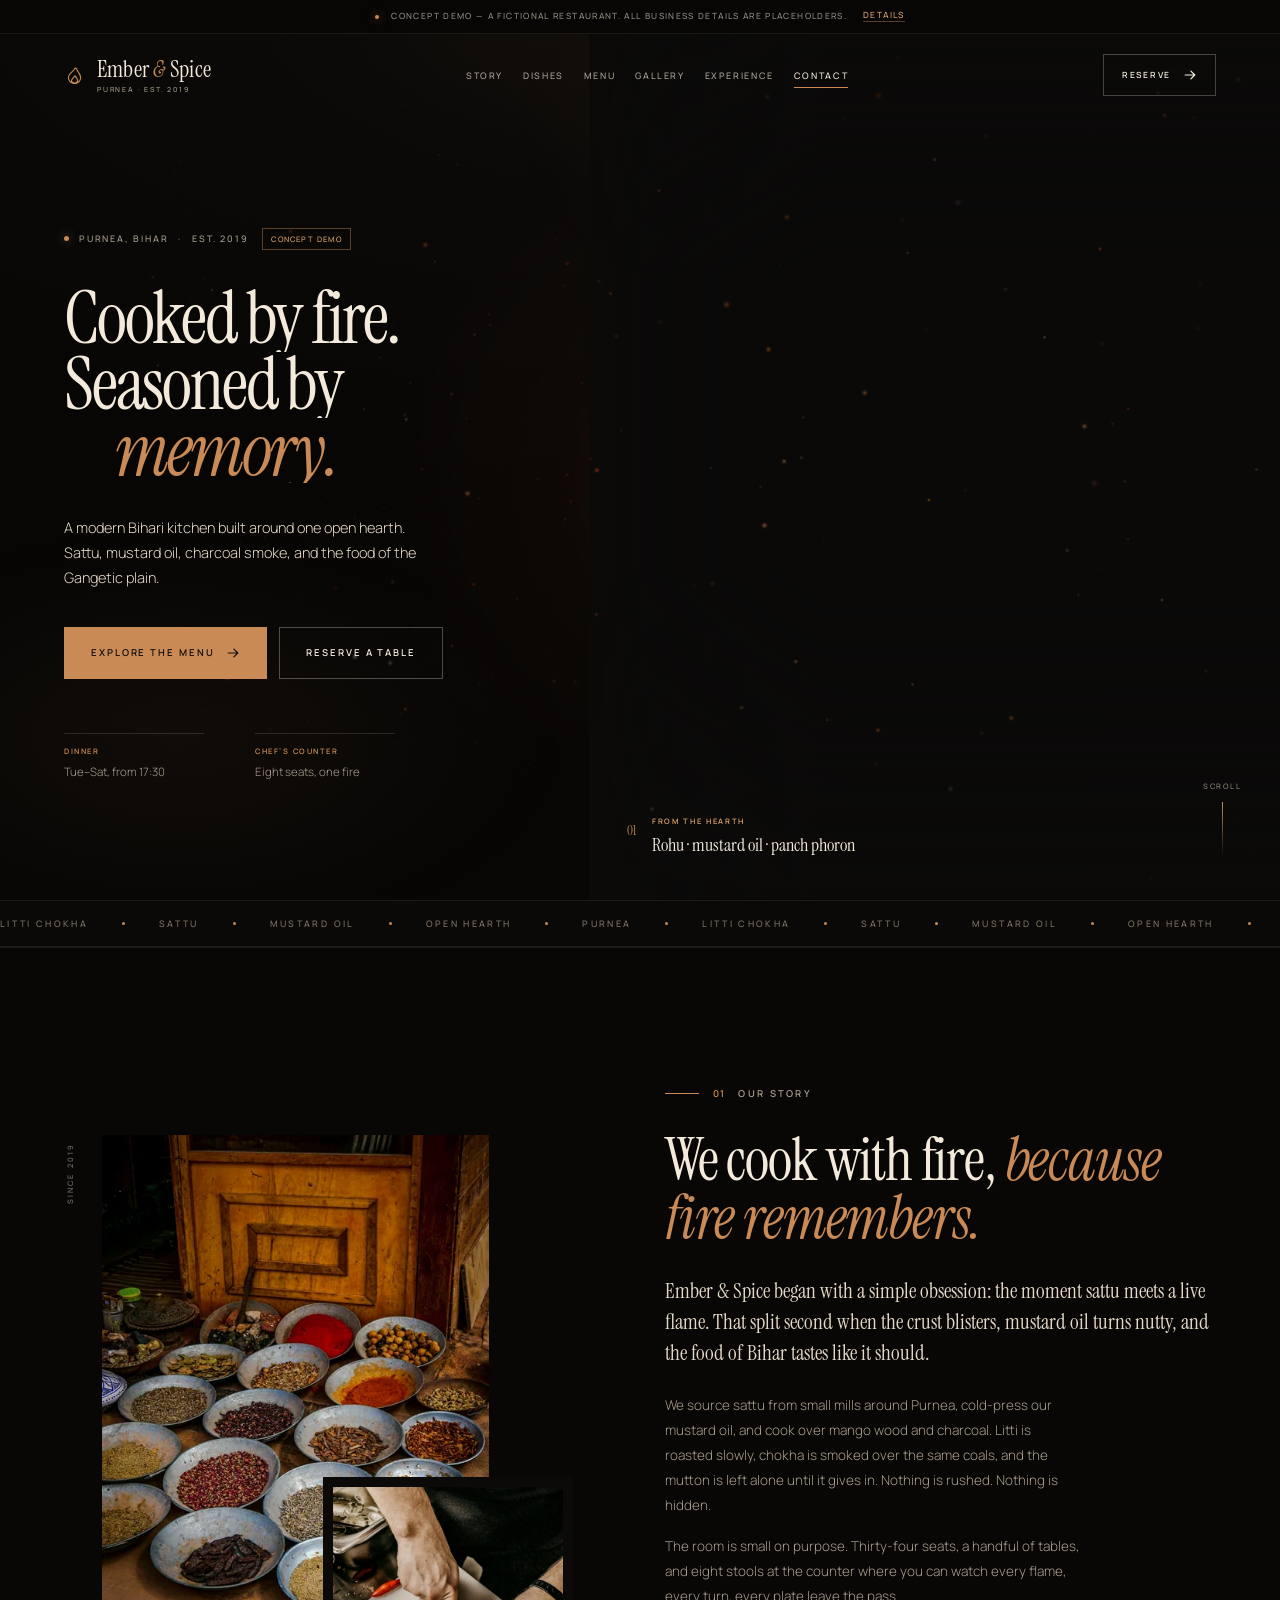
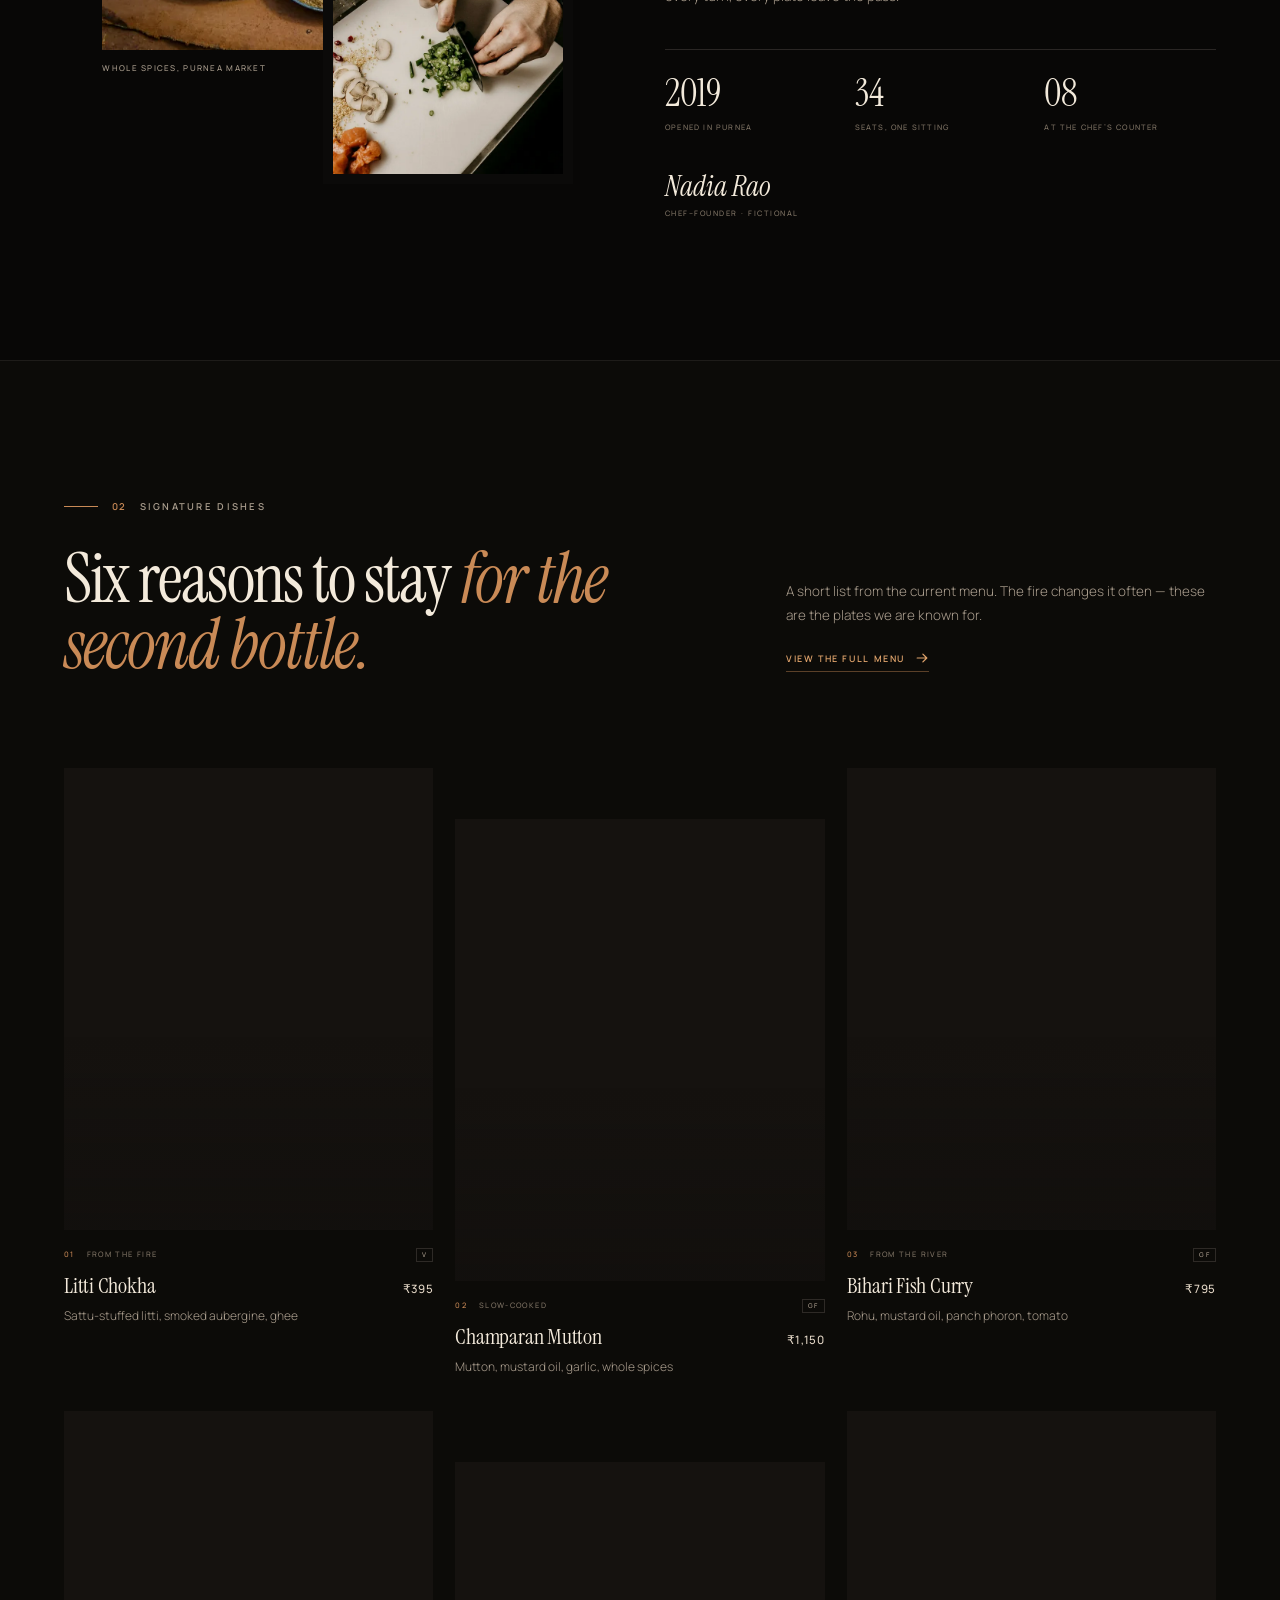
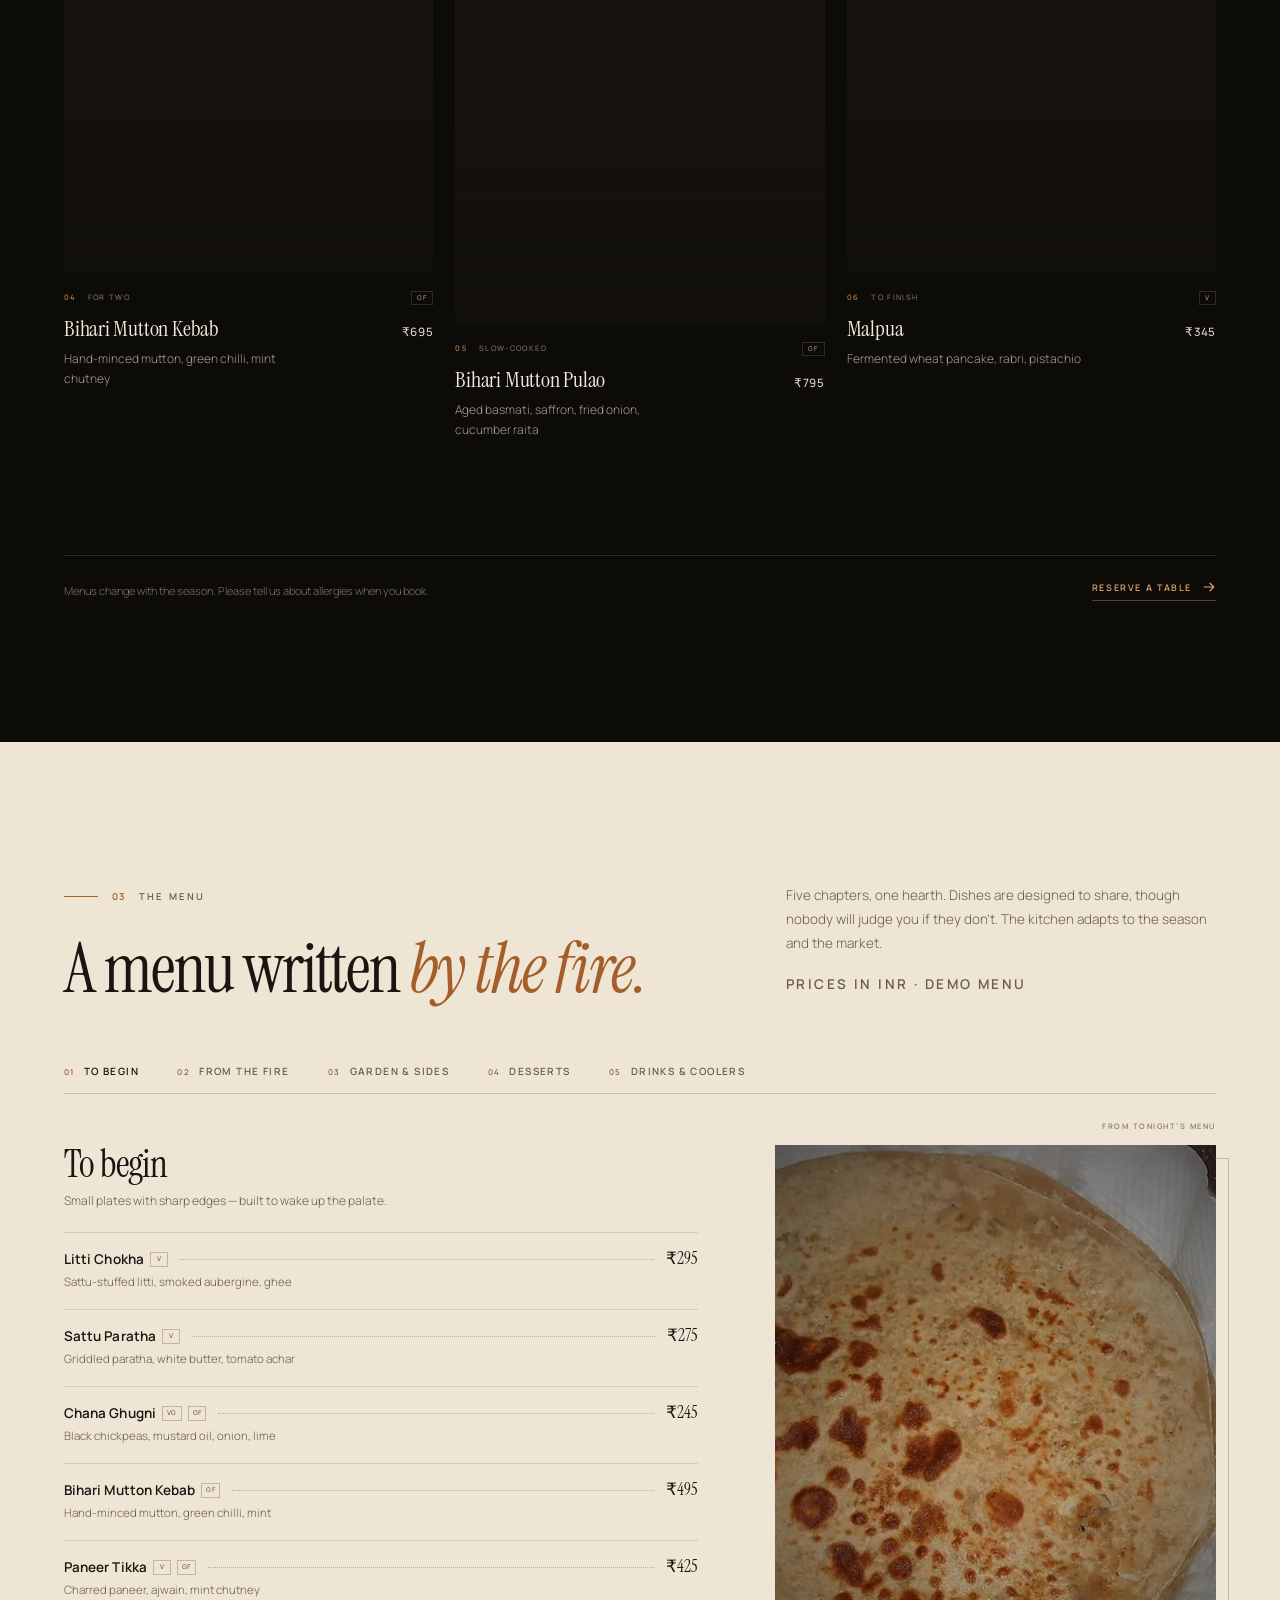
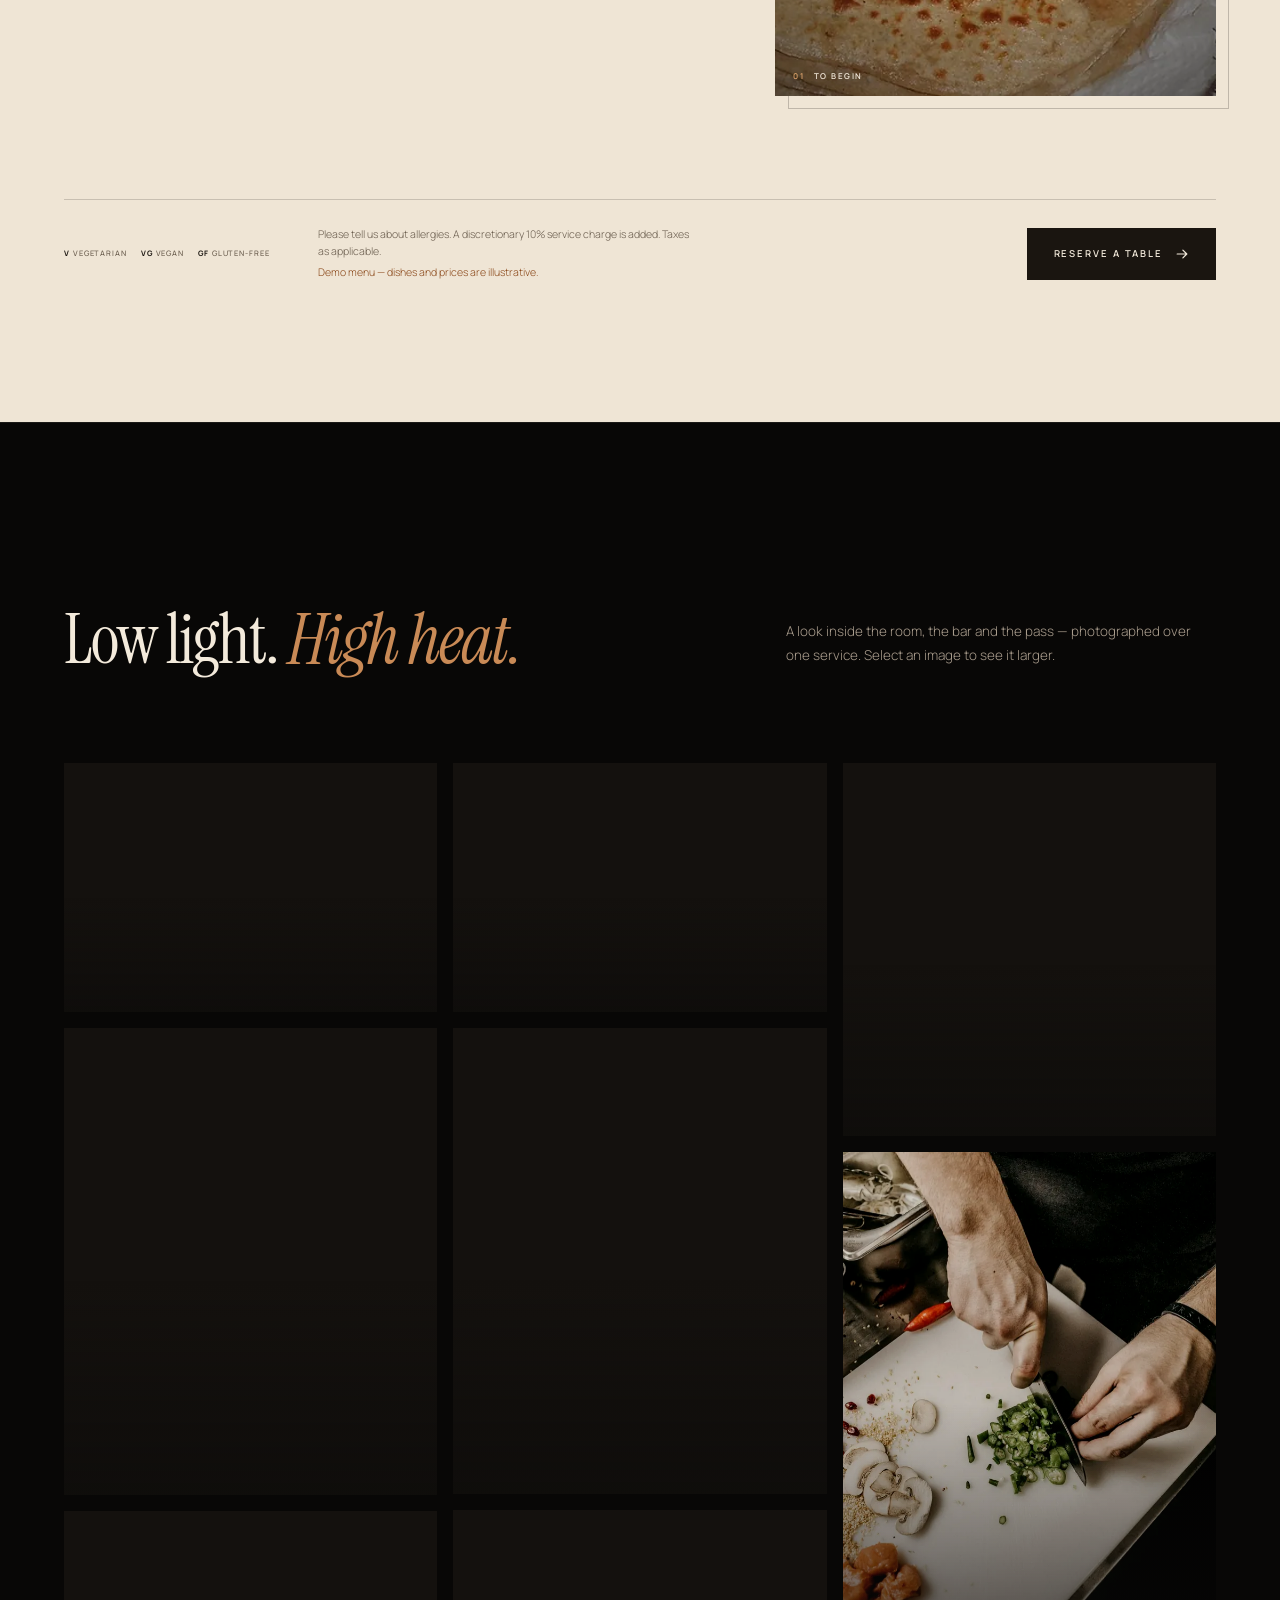
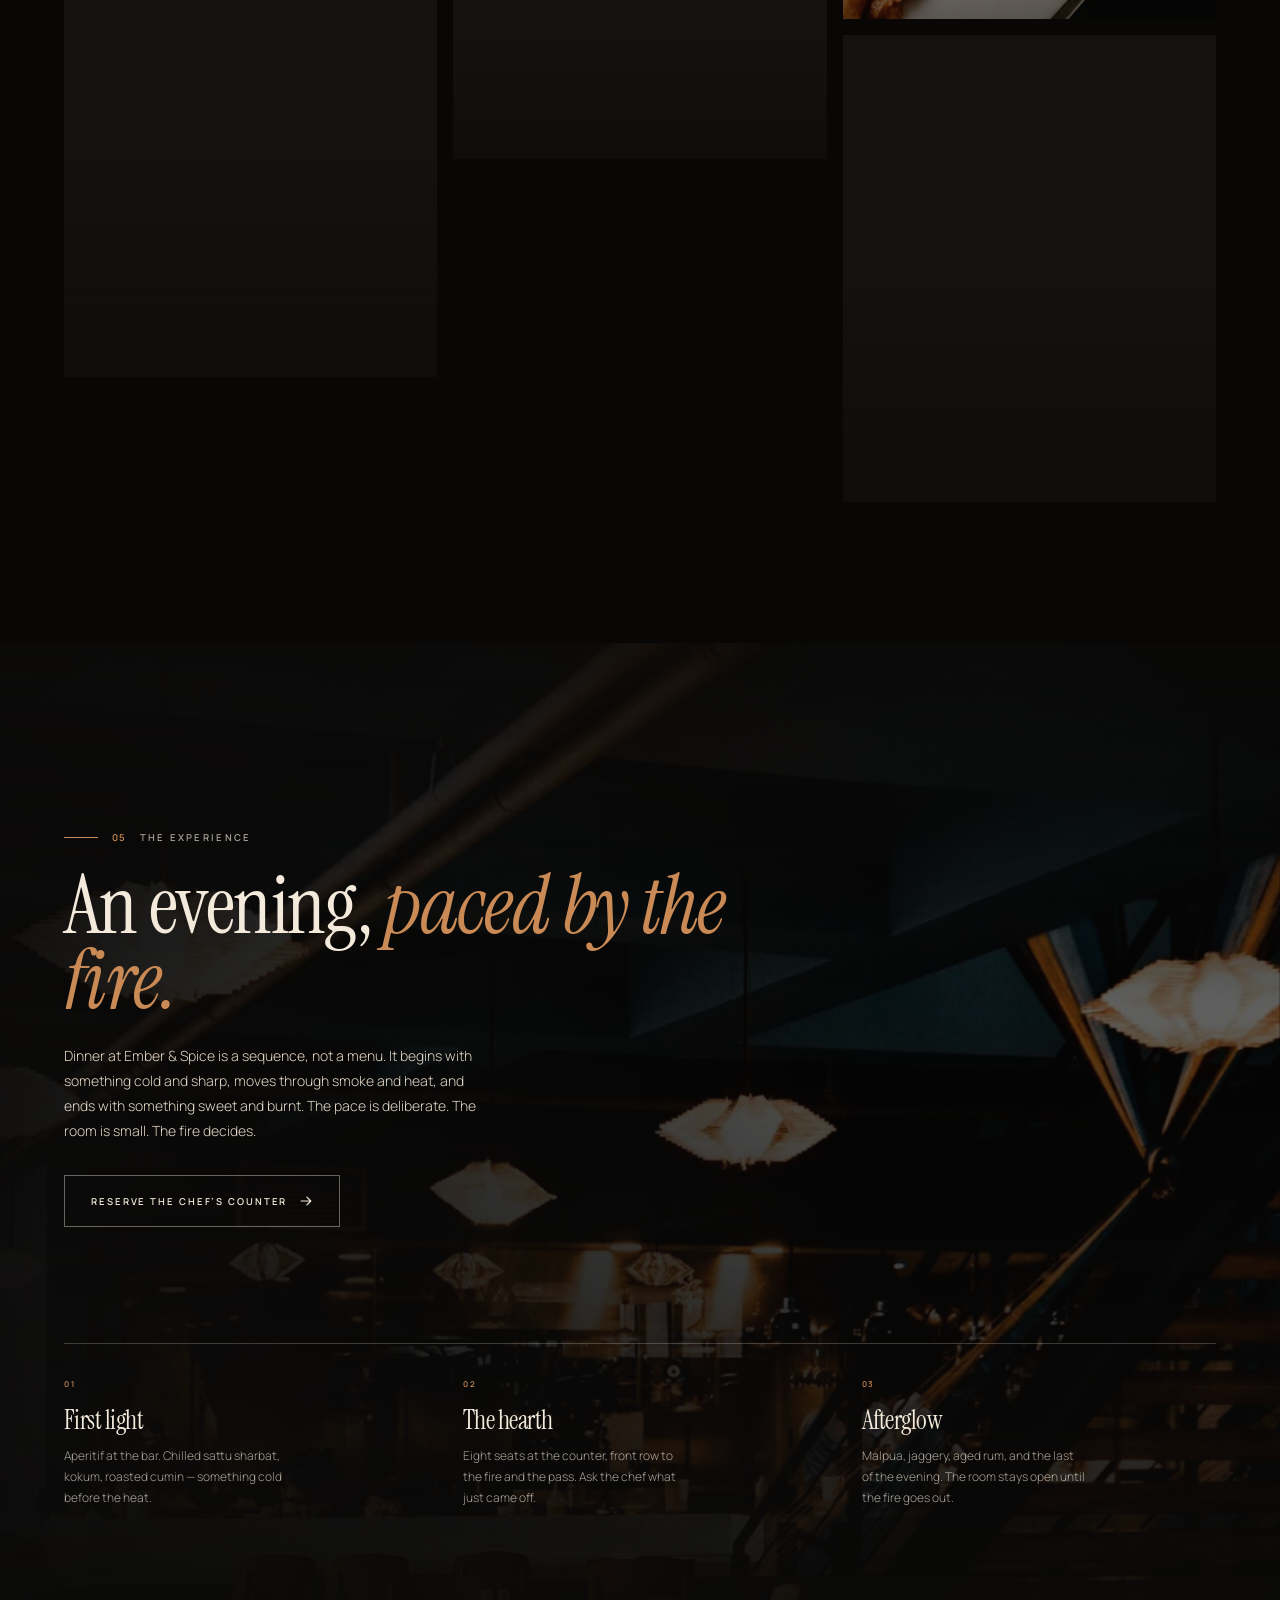
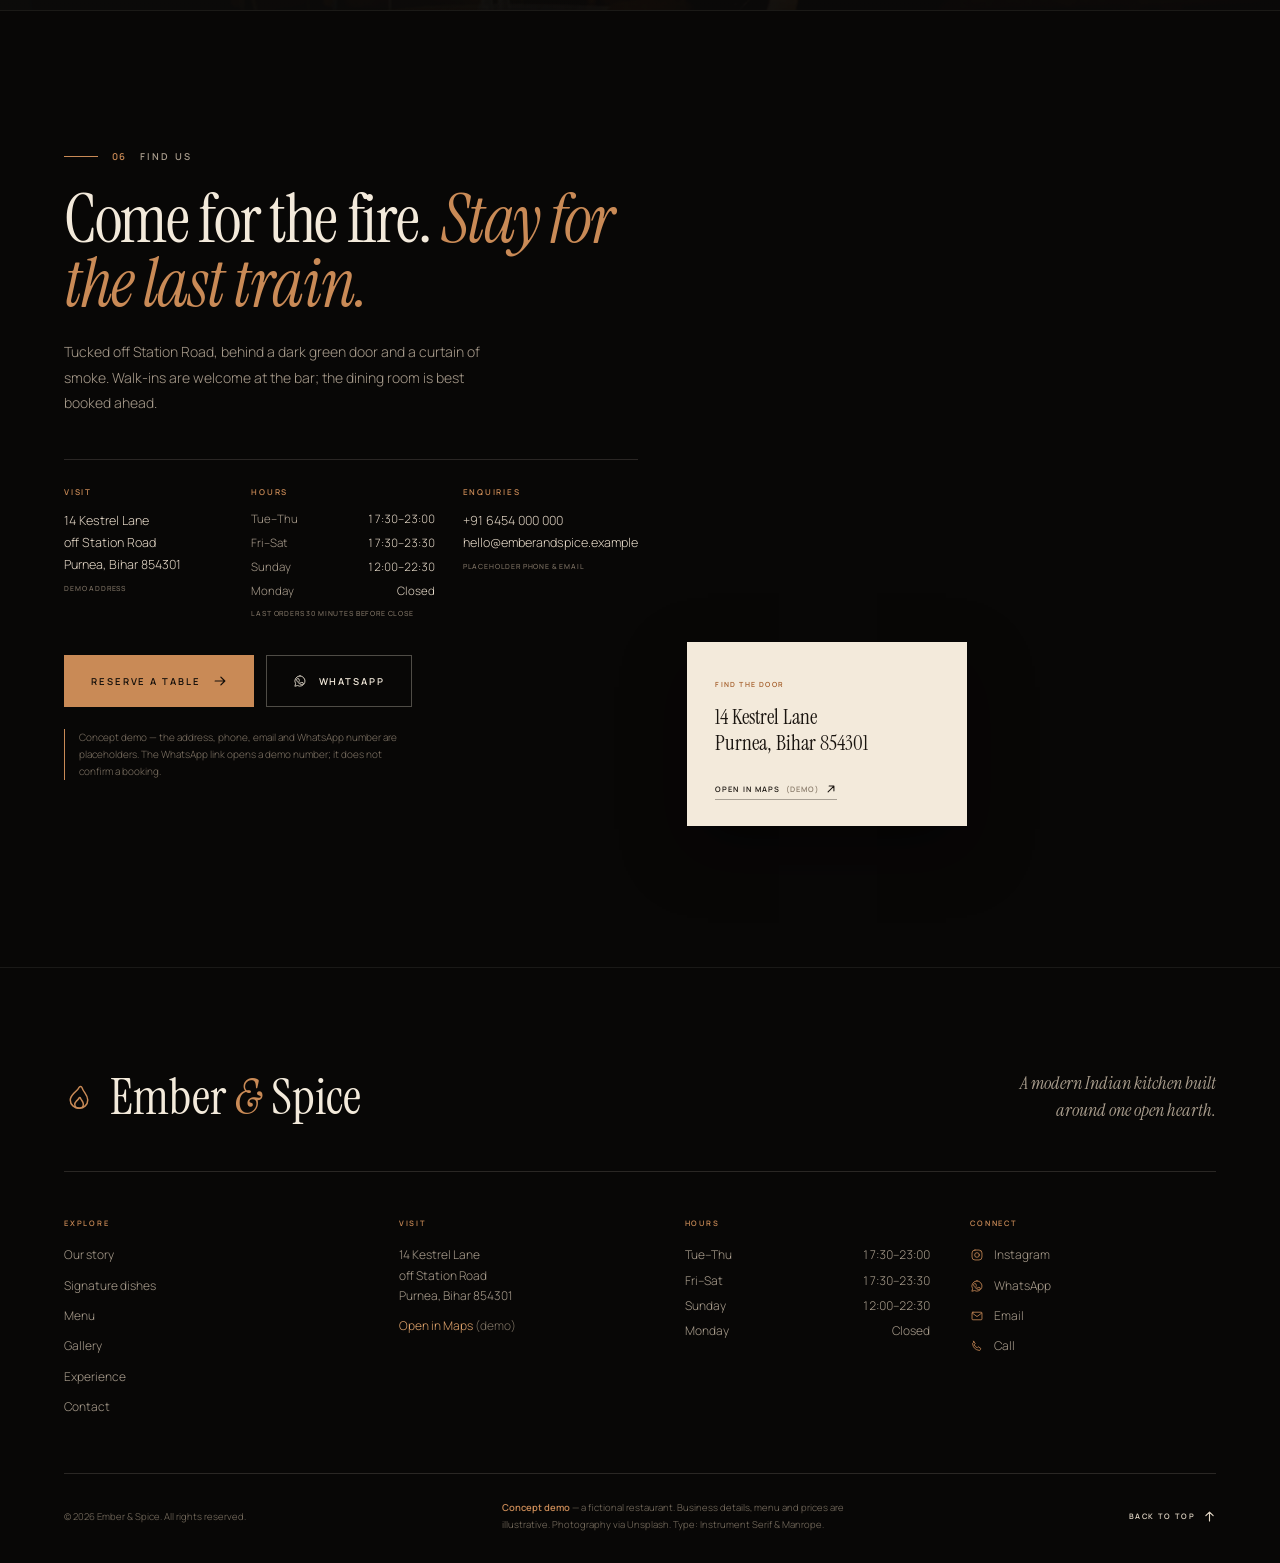
<file: index.html>
<!DOCTYPE html>
<html lang="en-IN" class="no-js">
<head>
  <meta charset="utf-8">
  <meta name="viewport" content="width=device-width, initial-scale=1">
  <meta name="theme-color" content="#0B0A09">
  <meta name="color-scheme" content="dark">

  <title>Ember &amp; Spice — Bihari Fire Kitchen in Purnea, Bihar | Concept Demo</title>
  <meta name="description" content="Ember &amp; Spice is a fictional modern Bihari restaurant in Purnea, Bihar. A premium restaurant website concept built around litti chokha, sattu and one open hearth. Demo content only.">
  <link rel="canonical" href="https://gaurav-editz09.github.io/alexine/">
  <meta property="og:type" content="website">
  <meta property="og:site_name" content="Ember &amp; Spice">
  <meta property="og:title" content="Ember &amp; Spice — Cooked by fire. Seasoned by memory.">
  <meta property="og:description" content="A concept demo for a fictional Bihari fire kitchen in Purnea, Bihar. Litti chokha, sattu, mustard oil and a live hearth. Business details, dishes and prices are illustrative.">
  <meta property="og:url" content="https://gaurav-editz09.github.io/alexine/">
  <meta property="og:locale" content="en_IN">
  <meta name="twitter:card" content="summary">
  <meta name="twitter:title" content="Ember &amp; Spice — Cooked by fire. Seasoned by memory.">
  <meta name="twitter:description" content="A concept demo for a fictional Bihari fire kitchen in Purnea, Bihar.">

  <link rel="icon" href="favicon.svg" type="image/svg+xml">
  <link rel="apple-touch-icon" href="assets/img/og.jpg">

  <link rel="preload" href="assets/fonts/InstrumentSerif-400-normal.woff2" as="font" type="font/woff2" crossorigin>
  <link rel="preload" href="assets/fonts/InstrumentSerif-400-italic.woff2" as="font" type="font/woff2" crossorigin>
  <link rel="preload" href="assets/fonts/Manrope-200-800-normal.woff2" as="font" type="font/woff2" crossorigin>
  <link rel="preload" as="image" href="assets/img/hero-1800.webp" media="(min-width: 768px)">
  <link rel="preload" as="image" href="assets/img/hero-mobile-1000.webp" media="(max-width: 767px)">

  <link rel="stylesheet" href="assets/css/style.css">

  <script>
    document.documentElement.classList.remove('no-js');
    document.documentElement.classList.add('js');
  </script>

  <script type="application/ld+json">
  {
    "@context": "https://schema.org",
    "@type": "WebPage",
    "name": "Ember & Spice — Restaurant Website Concept Demo",
    "description": "A fictional Bihari restaurant website concept demo. All business details are illustrative placeholders.",
    "url": "https://gaurav-editz09.github.io/alexine/",
    "inLanguage": "en-IN"
  }
  </script>
</head>
<body>
  <div class="scene" aria-hidden="true">
    <canvas id="scene-canvas"></canvas>
  </div>
  <div class="scroll-progress" aria-hidden="true"><span></span></div>

  <svg class="svg-sprite" aria-hidden="true" focusable="false">
    <symbol id="icon-arrow" viewBox="0 0 16 16"><path d="M2.5 8h10.5M9 3.5 13.5 8 9 12.5"/></symbol>
    <symbol id="icon-arrow-up" viewBox="0 0 16 16"><path d="M8 13.5V2.5M3.5 7 8 2.5 12.5 7"/></symbol>
    <symbol id="icon-flame" viewBox="0 0 24 24"><path d="M12.2 21c3.8 0 6.8-2.8 6.8-6.6 0-4.2-3.5-6.2-4.6-9.9-.4-1.2-1.9-1.3-2.4-.1-.8 1.9-2.6 3-4.1 4.6-1.5 1.6-2.9 3.3-2.9 5.4 0 3.8 3.3 6.6 7.2 6.6Z"/><path d="M12.1 21c1.9 0 3.4-1.4 3.4-3.3 0-2.1-1.7-3-2.3-4.8-.2-.6-1-.6-1.2 0-.4 1-1.3 1.5-2 2.3-.7.8-1.4 1.6-1.4 2.6 0 1.8 1.6 3.2 3.5 3.2Z"/></symbol>
    <symbol id="icon-whatsapp" viewBox="0 0 24 24"><path d="M12 3.2a8.8 8.8 0 0 0-7.5 13.4L3.2 21l4.5-1.2A8.8 8.8 0 1 0 12 3.2Z"/><path d="M9.1 7.6c-.2-.5-.4-.5-.6-.5h-.5c-.2 0-.5.1-.8.4-.3.3-1 1-1 2.4s1 2.8 1.2 3c.1.2 2 3.2 4.9 4.4 2.4 1 2.9.8 3.4.7.5 0 1.6-.6 1.8-1.3.2-.6.2-1.2.2-1.3-.1-.1-.3-.2-.6-.3l-1.7-.8c-.2-.1-.4-.1-.6.1l-.8 1c-.1.2-.3.2-.5.1-.2-.1-1-.4-2-1.2-.7-.6-1.2-1.4-1.3-1.6-.1-.2 0-.4.1-.5l.4-.5c.1-.2.1-.3.2-.5 0-.2 0-.3-.1-.5l-.7-1.7Z"/></symbol>
    <symbol id="icon-instagram" viewBox="0 0 24 24"><rect x="3.5" y="3.5" width="17" height="17" rx="5"/><circle cx="12" cy="12" r="4"/><circle cx="17.4" cy="6.6" r=".8" fill="currentColor" stroke="none"/></symbol>
    <symbol id="icon-map" viewBox="0 0 24 24"><path d="M12 21s6-5.3 6-10a6 6 0 1 0-12 0c0 4.7 6 10 6 10Z"/><circle cx="12" cy="11" r="2.2"/></symbol>
    <symbol id="icon-phone" viewBox="0 0 24 24"><path d="M6.2 3.8 9 8.2 7.2 10c1.1 2.3 2.7 3.9 5 5l1.8-1.8 4.4 2.8-.6 2.4c-.2.8-1 1.3-1.8 1.2C9.3 18.8 5.2 14.7 4.4 8c-.1-.8.4-1.6 1.2-1.8l.6-.4Z"/></symbol>
    <symbol id="icon-mail" viewBox="0 0 24 24"><rect x="3.5" y="5.5" width="17" height="13" rx="1.5"/><path d="m4 7 8 6 8-6"/></symbol>
    <symbol id="icon-close" viewBox="0 0 24 24"><path d="m6 6 12 12M18 6 6 18"/></symbol>
    <symbol id="icon-prev" viewBox="0 0 24 24"><path d="M14.5 5.5 8 12l6.5 6.5"/></symbol>
    <symbol id="icon-next" viewBox="0 0 24 24"><path d="M9.5 5.5 16 12l-6.5 6.5"/></symbol>
  </svg>

  <div class="demo-bar">
    <span class="demo-bar__dot" aria-hidden="true"></span>
    <span class="demo-bar__long">Concept demo — a fictional restaurant. All business details are placeholders.</span>
    <span class="demo-bar__short">Concept demo — fictional restaurant</span>
    <a href="#contact">Details</a>
  </div>

  <header class="site-header" id="site-header">
    <div class="site-header__inner">
      <a class="brand" href="#home" aria-label="Ember and Spice — home">
        <svg class="brand__mark" viewBox="0 0 24 24" aria-hidden="true"><use href="#icon-flame"></use></svg>
        <span class="brand__text">
          <span class="brand__name">Ember <em>&amp;</em> Spice</span>
          <span class="brand__place">Purnea · Est. 2019</span>
        </span>
      </a>

      <nav class="nav" aria-label="Primary">
        <a class="nav__link" href="#story" data-nav>Story</a>
        <a class="nav__link" href="#dishes" data-nav>Dishes</a>
        <a class="nav__link" href="#menu" data-nav>Menu</a>
        <a class="nav__link" href="#gallery" data-nav>Gallery</a>
        <a class="nav__link" href="#experience" data-nav>Experience</a>
        <a class="nav__link nav__link--contact" href="#contact" data-nav>Contact</a>
      </nav>

      <div class="site-header__actions">
        <button class="btn btn--reserve" type="button" data-open-reserve>
          Reserve
          <svg class="icon" viewBox="0 0 24 24" aria-hidden="true"><use href="#icon-arrow"></use></svg>
        </button>
        <button class="menu-toggle" type="button" aria-label="Open site menu" aria-expanded="false" aria-controls="mobile-nav">
          <span></span><span></span>
        </button>
      </div>
    </div>
  </header>

  <main id="main">
    <!-- ============ HOME / HERO ============ -->
    <section class="hero" id="home" aria-labelledby="hero-title">
      <div class="hero__content">
        <p class="eyebrow hero__eyebrow">
          <span class="eyebrow__dot" aria-hidden="true"></span>
          Purnea, Bihar <span class="eyebrow__sep" aria-hidden="true">·</span> Est. 2019
          <span class="demo-chip">Concept demo</span>
        </p>

        <h1 class="hero__title" id="hero-title">
          <span class="line"><span>Cooked by fire.</span></span>
          <span class="line"><span>Seasoned by</span></span>
          <span class="line line--indent"><span><em>memory.</em></span></span>
        </h1>

        <p class="hero__lede">A modern Bihari kitchen built around one open hearth. Sattu, mustard oil, charcoal smoke, and the food of the Gangetic plain.</p>

        <div class="hero__actions">
          <a class="btn btn--solid" href="#menu">
            Explore the menu
            <svg class="icon" viewBox="0 0 24 24" aria-hidden="true"><use href="#icon-arrow"></use></svg>
          </a>
          <button class="btn btn--ghost" type="button" data-open-reserve>Reserve a table</button>
        </div>

        <div class="hero__meta">
          <div class="hero__meta-item">
            <span class="hero__meta-label">Dinner</span>
            <span>Tue–Sat, from 17:30</span>
          </div>
          <div class="hero__meta-item">
            <span class="hero__meta-label">Chef’s counter</span>
            <span>Eight seats, one fire</span>
          </div>
        </div>
      </div>

      <div class="hero__media" data-hero-media>
        <picture>
          <source media="(max-width: 767px)" srcset="assets/img/hero-mobile-700.webp 700w, assets/img/hero-mobile-1000.webp 1000w" sizes="100vw">
          <img src="assets/img/hero-1800.webp" srcset="assets/img/hero-1200.webp 1200w, assets/img/hero-1800.webp 1800w" sizes="(min-width: 768px) 54vw, 100vw" width="1800" height="1125" alt="Rohu fish curry in a terracotta bowl on dark cloth, cooked with mustard oil and panch phoron." fetchpriority="high" decoding="async">
        </picture>
        <canvas class="hero__embers" id="embers" aria-hidden="true"></canvas>
        <div class="hero__caption">
          <span class="hero__caption-index">01</span>
          <div>
            <span class="hero__caption-label">From the hearth</span>
            <p>Rohu · mustard oil · panch phoron</p>
          </div>
        </div>
        <a class="hero__scroll" href="#story" aria-label="Scroll to our story">
          <span>Scroll</span>
          <span class="hero__scroll-line" aria-hidden="true"></span>
        </a>
      </div>
    </section>

    <div class="marquee" aria-hidden="true">
      <div class="marquee__track">
        <div class="marquee__group">
          <span>Litti chokha</span><span class="marquee__dot"></span>
          <span>Sattu</span><span class="marquee__dot"></span>
          <span>Mustard oil</span><span class="marquee__dot"></span>
          <span>Open hearth</span><span class="marquee__dot"></span>
          <span>Purnea</span><span class="marquee__dot"></span>
        </div>
        <div class="marquee__group">
          <span>Litti chokha</span><span class="marquee__dot"></span>
          <span>Sattu</span><span class="marquee__dot"></span>
          <span>Mustard oil</span><span class="marquee__dot"></span>
          <span>Open hearth</span><span class="marquee__dot"></span>
          <span>Purnea</span><span class="marquee__dot"></span>
        </div>
      </div>
    </div>

    <!-- ============ OUR STORY ============ -->
    <section class="section story" id="story" aria-labelledby="story-title">
      <div class="container story__grid">
        <div class="story__visual">
          <span class="story__since" aria-hidden="true">Since 2019</span>
          <figure class="story__figure story__figure--main reveal">
            <img src="assets/img/story-spices-800.webp" srcset="assets/img/story-spices-500.webp 500w, assets/img/story-spices-800.webp 800w" sizes="(min-width: 900px) 34vw, 80vw" width="800" height="1067" loading="lazy" decoding="async" alt="Metal bowls of whole spices — chillies, cardamom, cinnamon and peppercorns — at a north Indian market.">
            <figcaption>Whole spices, Purnea market</figcaption>
          </figure>
          <figure class="story__figure story__figure--small reveal" style="--delay: 120ms">
            <img src="assets/img/story-chef-900.webp" srcset="assets/img/story-chef-600.webp 600w, assets/img/story-chef-900.webp 900w" sizes="(min-width: 900px) 20vw, 44vw" width="900" height="1125" loading="lazy" decoding="async" alt="A chef finely slicing green chillies on a white board before service.">
            <figcaption>Precision, before the doors open</figcaption>
          </figure>
        </div>

        <div class="story__copy">
          <p class="label reveal"><span class="label__num">01</span> Our story</p>
          <h2 class="story__title reveal" style="--delay: 60ms">We cook with fire, <em>because fire remembers.</em></h2>
          <p class="story__lede reveal" style="--delay: 120ms">Ember &amp; Spice began with a simple obsession: the moment sattu meets a live flame. That split second when the crust blisters, mustard oil turns nutty, and the food of Bihar tastes like it should.</p>
          <div class="story__body reveal" style="--delay: 160ms">
            <p>We source sattu from small mills around Purnea, cold-press our mustard oil, and cook over mango wood and charcoal. Litti is roasted slowly, chokha is smoked over the same coals, and the mutton is left alone until it gives in. Nothing is rushed. Nothing is hidden.</p>
            <p>The room is small on purpose. Thirty-four seats, a handful of tables, and eight stools at the counter where you can watch every flame, every turn, every plate leave the pass.</p>
          </div>

          <div class="story__stats reveal" style="--delay: 200ms">
            <div class="stat"><span class="stat__value">2019</span><span class="stat__label">Opened in Purnea</span></div>
            <div class="stat"><span class="stat__value">34</span><span class="stat__label">Seats, one sitting</span></div>
            <div class="stat"><span class="stat__value">08</span><span class="stat__label">At the chef’s counter</span></div>
          </div>

          <p class="story__signature reveal" style="--delay: 240ms">
            <span class="story__signature-name">Nadia Rao</span>
            <span class="story__signature-role">Chef–Founder · fictional</span>
          </p>
        </div>
      </div>
    </section>

    <!-- ============ SIGNATURE DISHES ============ -->
    <section class="section dishes" id="dishes" aria-labelledby="dishes-title">
      <div class="container">
        <header class="section-head">
          <div class="section-head__left">
            <p class="label reveal"><span class="label__num">02</span> Signature dishes</p>
            <h2 class="section-title reveal" id="dishes-title" style="--delay: 60ms">Six reasons to stay <em>for the second bottle.</em></h2>
          </div>
          <div class="section-head__right reveal" style="--delay: 120ms">
            <p>A short list from the current menu. The fire changes it often — these are the plates we are known for.</p>
            <a class="text-link" href="#menu">View the full menu <svg class="icon" viewBox="0 0 24 24" aria-hidden="true"><use href="#icon-arrow"></use></svg></a>
          </div>
        </header>

        <div class="dish-grid">
          <article class="dish reveal">
            <a class="dish__media" href="#menu" aria-label="View the full menu — Litti Chokha">
              <img src="assets/img/dish-litti-900.webp" srcset="assets/img/dish-litti-600.webp 600w, assets/img/dish-litti-900.webp 900w" sizes="(min-width: 1100px) 30vw, (min-width: 700px) 45vw, 90vw" width="900" height="1125" loading="lazy" decoding="async" alt="Two charred litti resting on a banana leaf.">
              <span class="dish__view" aria-hidden="true"><svg class="icon" viewBox="0 0 24 24"><use href="#icon-arrow"></use></svg></span>
            </a>
            <div class="dish__body">
              <p class="dish__meta"><span class="dish__index">01</span><span>From the fire</span><span class="dish__diet">V</span></p>
              <div class="dish__row"><h3 class="dish__name">Litti Chokha</h3><span class="dish__price">₹395</span></div>
              <p class="dish__desc">Sattu-stuffed litti, smoked aubergine, ghee</p>
            </div>
          </article>

          <article class="dish reveal" style="--delay: 80ms">
            <a class="dish__media" href="#menu" aria-label="View the full menu — Champaran Mutton">
              <img src="assets/img/dish-champaran-900.webp" srcset="assets/img/dish-champaran-600.webp 600w, assets/img/dish-champaran-900.webp 900w" sizes="(min-width: 1100px) 30vw, (min-width: 700px) 45vw, 90vw" width="900" height="1125" loading="lazy" decoding="async" alt="Slow-cooked Champaran mutton in a dark, glossy mustard-oil gravy.">
              <span class="dish__view" aria-hidden="true"><svg class="icon" viewBox="0 0 24 24"><use href="#icon-arrow"></use></svg></span>
            </a>
            <div class="dish__body">
              <p class="dish__meta"><span class="dish__index">02</span><span>Slow-cooked</span><span class="dish__diet">GF</span></p>
              <div class="dish__row"><h3 class="dish__name">Champaran Mutton</h3><span class="dish__price">₹1,150</span></div>
              <p class="dish__desc">Mutton, mustard oil, garlic, whole spices</p>
            </div>
          </article>

          <article class="dish reveal" style="--delay: 160ms">
            <a class="dish__media" href="#menu" aria-label="View the full menu — Bihari Fish Curry">
              <img src="assets/img/dish-fish-900.webp" srcset="assets/img/dish-fish-600.webp 600w, assets/img/dish-fish-900.webp 900w" sizes="(min-width: 1100px) 30vw, (min-width: 700px) 45vw, 90vw" width="900" height="1125" loading="lazy" decoding="async" alt="Rohu fish curry in a terracotta bowl, cooked with mustard oil and panch phoron.">
              <span class="dish__view" aria-hidden="true"><svg class="icon" viewBox="0 0 24 24"><use href="#icon-arrow"></use></svg></span>
            </a>
            <div class="dish__body">
              <p class="dish__meta"><span class="dish__index">03</span><span>From the river</span><span class="dish__diet">GF</span></p>
              <div class="dish__row"><h3 class="dish__name">Bihari Fish Curry</h3><span class="dish__price">₹795</span></div>
              <p class="dish__desc">Rohu, mustard oil, panch phoron, tomato</p>
            </div>
          </article>

          <article class="dish reveal" style="--delay: 40ms">
            <a class="dish__media" href="#menu" aria-label="View the full menu — Bihari Mutton Kebab">
              <img src="assets/img/dish-grill-900.webp" srcset="assets/img/dish-grill-600.webp 600w, assets/img/dish-grill-900.webp 900w" sizes="(min-width: 1100px) 30vw, (min-width: 700px) 45vw, 90vw" width="900" height="1125" loading="lazy" decoding="async" alt="A platter of Bihari mutton kebabs, lamb chops, chicken skewers and mint chutney.">
              <span class="dish__view" aria-hidden="true"><svg class="icon" viewBox="0 0 24 24"><use href="#icon-arrow"></use></svg></span>
            </a>
            <div class="dish__body">
              <p class="dish__meta"><span class="dish__index">04</span><span>For two</span><span class="dish__diet">GF</span></p>
              <div class="dish__row"><h3 class="dish__name">Bihari Mutton Kebab</h3><span class="dish__price">₹695</span></div>
              <p class="dish__desc">Hand-minced mutton, green chilli, mint chutney</p>
            </div>
          </article>

          <article class="dish reveal" style="--delay: 120ms">
            <a class="dish__media" href="#menu" aria-label="View the full menu — Bihari Mutton Pulao">
              <img src="assets/img/dish-biryani-900.webp" srcset="assets/img/dish-biryani-600.webp 600w, assets/img/dish-biryani-900.webp 900w" sizes="(min-width: 1100px) 30vw, (min-width: 700px) 45vw, 90vw" width="900" height="1125" loading="lazy" decoding="async" alt="Bihari mutton pulao with aged basmati, saffron, fried onion and herbs.">
              <span class="dish__view" aria-hidden="true"><svg class="icon" viewBox="0 0 24 24"><use href="#icon-arrow"></use></svg></span>
            </a>
            <div class="dish__body">
              <p class="dish__meta"><span class="dish__index">05</span><span>Slow-cooked</span><span class="dish__diet">GF</span></p>
              <div class="dish__row"><h3 class="dish__name">Bihari Mutton Pulao</h3><span class="dish__price">₹795</span></div>
              <p class="dish__desc">Aged basmati, saffron, fried onion, cucumber raita</p>
            </div>
          </article>

          <article class="dish reveal" style="--delay: 200ms">
            <a class="dish__media" href="#menu" aria-label="View the full menu — Malpua">
              <img src="assets/img/dish-malpua-900.webp" srcset="assets/img/dish-malpua-600.webp 600w, assets/img/dish-malpua-900.webp 900w" sizes="(min-width: 1100px) 30vw, (min-width: 700px) 45vw, 90vw" width="900" height="1125" loading="lazy" decoding="async" alt="A tray of golden malpua pancakes, fried in ghee.">
              <span class="dish__view" aria-hidden="true"><svg class="icon" viewBox="0 0 24 24"><use href="#icon-arrow"></use></svg></span>
            </a>
            <div class="dish__body">
              <p class="dish__meta"><span class="dish__index">06</span><span>To finish</span><span class="dish__diet">V</span></p>
              <div class="dish__row"><h3 class="dish__name">Malpua</h3><span class="dish__price">₹345</span></div>
              <p class="dish__desc">Fermented wheat pancake, rabri, pistachio</p>
            </div>
          </article>
        </div>

        <div class="dishes__foot reveal">
          <p>Menus change with the season. Please tell us about allergies when you book.</p>
          <button class="text-link" type="button" data-open-reserve>Reserve a table <svg class="icon" viewBox="0 0 24 24" aria-hidden="true"><use href="#icon-arrow"></use></svg></button>
        </div>
      </div>
    </section>

    <!-- ============ MENU ============ -->
    <section class="section section--cream menu" id="menu" aria-labelledby="menu-title">
      <div class="container">
        <header class="section-head section-head--dark">
          <div class="section-head__left">
            <p class="label reveal"><span class="label__num">03</span> The menu</p>
            <h2 class="section-title reveal" id="menu-title" style="--delay: 60ms">A menu written <em>by the fire.</em></h2>
          </div>
          <div class="section-head__right reveal" style="--delay: 120ms">
            <p>Five chapters, one hearth. Dishes are designed to share, though nobody will judge you if they don’t. The kitchen adapts to the season and the market.</p>
            <p class="menu__currency">Prices in INR · Demo menu</p>
          </div>
        </header>

        <div class="menu__tabs-wrap reveal">
          <div class="menu__tabs" role="tablist" aria-label="Menu categories">
            <button class="menu__tab is-active" id="tab-starters" role="tab" aria-selected="true" aria-controls="panel-starters" tabindex="0"><span>01</span> To begin</button>
            <button class="menu__tab" id="tab-fire" role="tab" aria-selected="false" aria-controls="panel-fire" tabindex="-1"><span>02</span> From the fire</button>
            <button class="menu__tab" id="tab-garden" role="tab" aria-selected="false" aria-controls="panel-garden" tabindex="-1"><span>03</span> Garden &amp; sides</button>
            <button class="menu__tab" id="tab-desserts" role="tab" aria-selected="false" aria-controls="panel-desserts" tabindex="-1"><span>04</span> Desserts</button>
            <button class="menu__tab" id="tab-cellar" role="tab" aria-selected="false" aria-controls="panel-cellar" tabindex="-1"><span>05</span> Drinks &amp; coolers</button>
            <span class="menu__tab-line" aria-hidden="true"></span>
          </div>
        </div>

        <div class="menu__body">
          <div class="menu__panels">
            <div class="menu__panel is-active" id="panel-starters" role="tabpanel" aria-labelledby="tab-starters" tabindex="0">
              <div class="menu__panel-head">
                <h3>To begin</h3>
                <p>Small plates with sharp edges — built to wake up the palate.</p>
              </div>
              <div class="menu__items">
                <div class="menu-item">
                  <div class="menu-item__row"><h4>Litti Chokha <span class="diet">V</span></h4><span class="menu-item__leader" aria-hidden="true"></span><span class="menu-item__price">₹295</span></div>
                  <p>Sattu-stuffed litti, smoked aubergine, ghee</p>
                </div>
                <div class="menu-item">
                  <div class="menu-item__row"><h4>Sattu Paratha <span class="diet">V</span></h4><span class="menu-item__leader" aria-hidden="true"></span><span class="menu-item__price">₹275</span></div>
                  <p>Griddled paratha, white butter, tomato achar</p>
                </div>
                <div class="menu-item">
                  <div class="menu-item__row"><h4>Chana Ghugni <span class="diet">VG</span><span class="diet">GF</span></h4><span class="menu-item__leader" aria-hidden="true"></span><span class="menu-item__price">₹245</span></div>
                  <p>Black chickpeas, mustard oil, onion, lime</p>
                </div>
                <div class="menu-item">
                  <div class="menu-item__row"><h4>Bihari Mutton Kebab <span class="diet">GF</span></h4><span class="menu-item__leader" aria-hidden="true"></span><span class="menu-item__price">₹495</span></div>
                  <p>Hand-minced mutton, green chilli, mint</p>
                </div>
                <div class="menu-item">
                  <div class="menu-item__row"><h4>Paneer Tikka <span class="diet">V</span><span class="diet">GF</span></h4><span class="menu-item__leader" aria-hidden="true"></span><span class="menu-item__price">₹425</span></div>
                  <p>Charred paneer, ajwain, mint chutney</p>
                </div>
              </div>
            </div>

            <div class="menu__panel" id="panel-fire" role="tabpanel" aria-labelledby="tab-fire" tabindex="0" hidden>
              <div class="menu__panel-head">
                <h3>From the fire</h3>
                <p>The heart of the kitchen. Everything here meets the hearth.</p>
              </div>
              <div class="menu__items">
                <div class="menu-item">
                  <div class="menu-item__row"><h4>Champaran Mutton Handi <span class="diet">GF</span></h4><span class="menu-item__leader" aria-hidden="true"></span><span class="menu-item__price">₹1,150</span></div>
                  <p>Mutton, mustard oil, garlic, whole spices</p>
                </div>
                <div class="menu-item">
                  <div class="menu-item__row"><h4>Litti Chokha Platter <span class="diet">V</span></h4><span class="menu-item__leader" aria-hidden="true"></span><span class="menu-item__price">₹395</span></div>
                  <p>Litti, smoked aubergine, ghee, onion</p>
                </div>
                <div class="menu-item">
                  <div class="menu-item__row"><h4>Bihari Fish Curry <span class="diet">GF</span></h4><span class="menu-item__leader" aria-hidden="true"></span><span class="menu-item__price">₹795</span></div>
                  <p>Rohu, mustard oil, panch phoron, tomato</p>
                </div>
                <div class="menu-item">
                  <div class="menu-item__row"><h4>Mutton Nihari <span class="diet">GF</span></h4><span class="menu-item__leader" aria-hidden="true"></span><span class="menu-item__price">₹995</span></div>
                  <p>Mutton shank, marrow, ginger, kulcha</p>
                </div>
                <div class="menu-item">
                  <div class="menu-item__row"><h4>Dal Pitha <span class="diet">V</span></h4><span class="menu-item__leader" aria-hidden="true"></span><span class="menu-item__price">₹345</span></div>
                  <p>Steamed rice dumplings, chana dal, tomato chutney</p>
                </div>
                <div class="menu-item">
                  <div class="menu-item__row"><h4>Sattu Chicken <span class="diet">GF</span></h4><span class="menu-item__leader" aria-hidden="true"></span><span class="menu-item__price">₹695</span></div>
                  <p>Chicken, sattu crust, mustard oil, curry leaf</p>
                </div>
              </div>
            </div>

            <div class="menu__panel" id="panel-garden" role="tabpanel" aria-labelledby="tab-garden" tabindex="0" hidden>
              <div class="menu__panel-head">
                <h3>Garden &amp; sides</h3>
                <p>Vegetables treated with the same respect as the fire.</p>
              </div>
              <div class="menu__items">
                <div class="menu-item">
                  <div class="menu-item__row"><h4>Dal Makhani <span class="diet">V</span><span class="diet">GF</span></h4><span class="menu-item__leader" aria-hidden="true"></span><span class="menu-item__price">₹395</span></div>
                  <p>Black lentils, butter, cream, smoked</p>
                </div>
                <div class="menu-item">
                  <div class="menu-item__row"><h4>Aloo Gobi <span class="diet">VG</span><span class="diet">GF</span></h4><span class="menu-item__leader" aria-hidden="true"></span><span class="menu-item__price">₹325</span></div>
                  <p>Potato, cauliflower, turmeric, cumin</p>
                </div>
                <div class="menu-item">
                  <div class="menu-item__row"><h4>Baingan Bharta <span class="diet">VG</span><span class="diet">GF</span></h4><span class="menu-item__leader" aria-hidden="true"></span><span class="menu-item__price">₹375</span></div>
                  <p>Smoked aubergine, garlic, yoghurt</p>
                </div>
                <div class="menu-item">
                  <div class="menu-item__row"><h4>Sattu Paratha <span class="diet">V</span></h4><span class="menu-item__leader" aria-hidden="true"></span><span class="menu-item__price">₹175</span></div>
                  <p>Layered paratha, white butter</p>
                </div>
                <div class="menu-item">
                  <div class="menu-item__row"><h4>Saffron Pulao <span class="diet">V</span><span class="diet">GF</span></h4><span class="menu-item__leader" aria-hidden="true"></span><span class="menu-item__price">₹245</span></div>
                  <p>Aged basmati, fried onion, bay</p>
                </div>
                <div class="menu-item">
                  <div class="menu-item__row"><h4>Kachumber <span class="diet">VG</span><span class="diet">GF</span></h4><span class="menu-item__leader" aria-hidden="true"></span><span class="menu-item__price">₹245</span></div>
                  <p>Cucumber, tomato, shallot, lime</p>
                </div>
              </div>
            </div>

            <div class="menu__panel" id="panel-desserts" role="tabpanel" aria-labelledby="tab-desserts" tabindex="0" hidden>
              <div class="menu__panel-head">
                <h3>Desserts</h3>
                <p>Ghee, jaggery, cardamom — the sweet end of a Bihari meal.</p>
              </div>
              <div class="menu__items">
                <div class="menu-item">
                  <div class="menu-item__row"><h4>Malpua <span class="diet">V</span></h4><span class="menu-item__leader" aria-hidden="true"></span><span class="menu-item__price">₹345</span></div>
                  <p>Fermented wheat pancake, rabri, pistachio</p>
                </div>
                <div class="menu-item">
                  <div class="menu-item__row"><h4>Khaja <span class="diet">V</span></h4><span class="menu-item__leader" aria-hidden="true"></span><span class="menu-item__price">₹295</span></div>
                  <p>Layered ghee pastry, jaggery syrup, sesame</p>
                </div>
                <div class="menu-item">
                  <div class="menu-item__row"><h4>Kesar Phirni <span class="diet">V</span><span class="diet">GF</span></h4><span class="menu-item__leader" aria-hidden="true"></span><span class="menu-item__price">₹275</span></div>
                  <p>Ground rice, saffron, cardamom, almond</p>
                </div>
                <div class="menu-item">
                  <div class="menu-item__row"><h4>Gulab Jamun <span class="diet">V</span></h4><span class="menu-item__leader" aria-hidden="true"></span><span class="menu-item__price">₹245</span></div>
                  <p>Warm khoya dumplings, rose syrup</p>
                </div>
                <div class="menu-item">
                  <div class="menu-item__row"><h4>Thekua <span class="diet">V</span></h4><span class="menu-item__leader" aria-hidden="true"></span><span class="menu-item__price">₹195</span></div>
                  <p>Wheat, jaggery, ghee — a Chhath classic</p>
                </div>
              </div>
            </div>

            <div class="menu__panel" id="panel-cellar" role="tabpanel" aria-labelledby="tab-cellar" tabindex="0" hidden>
              <div class="menu__panel-head">
                <h3>Drinks &amp; coolers</h3>
                <p>House infusions, Bihari sharbat, and a proper cup of chai.</p>
              </div>
              <div class="menu__items">
                <div class="menu-item">
                  <div class="menu-item__row"><h4>Sattu Sharbat <span class="diet">VG</span><span class="diet">GF</span></h4><span class="menu-item__leader" aria-hidden="true"></span><span class="menu-item__price">₹195</span></div>
                  <p>Roasted gram, black salt, lemon, mint</p>
                </div>
                <div class="menu-item">
                  <div class="menu-item__row"><h4>Aam Panna <span class="diet">VG</span><span class="diet">GF</span></h4><span class="menu-item__leader" aria-hidden="true"></span><span class="menu-item__price">₹225</span></div>
                  <p>Raw mango, roasted cumin, jaggery</p>
                </div>
                <div class="menu-item">
                  <div class="menu-item__row"><h4>Smoked Jaggery Old Fashioned</h4><span class="menu-item__leader" aria-hidden="true"></span><span class="menu-item__price">₹550</span></div>
                  <p>Rye, jaggery, orange oil, charcoal smoke</p>
                </div>
                <div class="menu-item">
                  <div class="menu-item__row"><h4>Kokum Negroni</h4><span class="menu-item__leader" aria-hidden="true"></span><span class="menu-item__price">₹495</span></div>
                  <p>Gin, kokum, sweet vermouth</p>
                </div>
                <div class="menu-item">
                  <div class="menu-item__row"><h4>Masala Chai <span class="diet">V</span></h4><span class="menu-item__leader" aria-hidden="true"></span><span class="menu-item__price">₹195</span></div>
                  <p>Assam, cardamom, ginger, milk</p>
                </div>
                <div class="menu-item">
                  <div class="menu-item__row"><h4>Sweet Lassi <span class="diet">V</span><span class="diet">GF</span></h4><span class="menu-item__leader" aria-hidden="true"></span><span class="menu-item__price">₹225</span></div>
                  <p>Curd, sugar, cardamom, rose</p>
                </div>
              </div>
            </div>
          </div>

          <aside class="menu__visual" aria-hidden="true">
            <figure class="menu__figure is-active" data-panel-img="starters">
              <img src="assets/img/menu-starters-800.webp" srcset="assets/img/menu-starters-500.webp 500w, assets/img/menu-starters-800.webp 800w" sizes="(min-width: 900px) 34vw, 90vw" width="800" height="1001" loading="lazy" decoding="async" alt="">
              <figcaption><span>01</span> To begin</figcaption>
            </figure>
            <figure class="menu__figure" data-panel-img="fire">
              <img src="assets/img/menu-fire-800.webp" srcset="assets/img/menu-fire-500.webp 500w, assets/img/menu-fire-800.webp 800w" sizes="(min-width: 900px) 34vw, 90vw" width="800" height="1000" loading="lazy" decoding="async" alt="">
              <figcaption><span>02</span> From the fire</figcaption>
            </figure>
            <figure class="menu__figure" data-panel-img="garden">
              <img src="assets/img/menu-garden-800.webp" srcset="assets/img/menu-garden-500.webp 500w, assets/img/menu-garden-800.webp 800w" sizes="(min-width: 900px) 34vw, 90vw" width="800" height="1001" loading="lazy" decoding="async" alt="">
              <figcaption><span>03</span> Garden &amp; sides</figcaption>
            </figure>
            <figure class="menu__figure" data-panel-img="desserts">
              <img src="assets/img/menu-desserts-800.webp" srcset="assets/img/menu-desserts-500.webp 500w, assets/img/menu-desserts-800.webp 800w" sizes="(min-width: 900px) 34vw, 90vw" width="800" height="1000" loading="lazy" decoding="async" alt="">
              <figcaption><span>04</span> Desserts</figcaption>
            </figure>
            <figure class="menu__figure" data-panel-img="cellar">
              <img src="assets/img/menu-cellar-800.webp" srcset="assets/img/menu-cellar-500.webp 500w, assets/img/menu-cellar-800.webp 800w" sizes="(min-width: 900px) 34vw, 90vw" width="800" height="1000" loading="lazy" decoding="async" alt="">
              <figcaption><span>05</span> Drinks &amp; coolers</figcaption>
            </figure>
            <p class="menu__visual-note">From tonight’s menu</p>
          </aside>
        </div>

        <footer class="menu__foot reveal">
          <div class="menu__key">
            <span><strong>V</strong> Vegetarian</span>
            <span><strong>VG</strong> Vegan</span>
            <span><strong>GF</strong> Gluten-free</span>
          </div>
          <p>Please tell us about allergies. A discretionary 10% service charge is added. Taxes as applicable. <span class="menu__demo">Demo menu — dishes and prices are illustrative.</span></p>
          <button class="btn btn--dark" type="button" data-open-reserve>Reserve a table <svg class="icon" viewBox="0 0 24 24" aria-hidden="true"><use href="#icon-arrow"></use></svg></button>
        </footer>
      </div>
    </section>

    <!-- ============ GALLERY ============ -->
    <section class="section gallery" id="gallery" aria-labelledby="gallery-title">
      <div class="container">
        <header class="section-head">
          <div class="section-head__left">
            <p class="label reveal"><span class="label__num">04</span> The room</p>
            <h2 class="section-title reveal" id="gallery-title" style="--delay: 60ms">Low light. <em>High heat.</em></h2>
          </div>
          <div class="section-head__right reveal" style="--delay: 120ms">
            <p>A look inside the room, the bar and the pass — photographed over one service. Select an image to see it larger.</p>
          </div>
        </header>

        <div class="gallery__grid">
          <button class="gallery__item reveal" type="button" data-gallery data-full="assets/img/gallery-room-1200.webp" data-full-srcset="assets/img/gallery-room-800.webp 800w, assets/img/gallery-room-1200.webp 1200w" data-caption="The dining room, before the first sitting" aria-label="Enlarge image: The dining room, before the first sitting">
            <img src="assets/img/gallery-room-1200.webp" srcset="assets/img/gallery-room-800.webp 800w, assets/img/gallery-room-1200.webp 1200w" sizes="(min-width: 1000px) 32vw, (min-width: 700px) 46vw, 46vw" width="1200" height="800" loading="lazy" decoding="async" alt="A candlelit table set with wine glasses and plates in a moody dining room.">
            <span class="gallery__caption"><span class="gallery__index">01</span> The dining room, before the first sitting</span>
            <span class="gallery__expand" aria-hidden="true"><svg class="icon" viewBox="0 0 24 24"><use href="#icon-arrow"></use></svg></span>
          </button>

          <button class="gallery__item reveal" type="button" data-gallery data-full="assets/img/gallery-bar-1000.webp" data-full-srcset="assets/img/gallery-bar-700.webp 700w, assets/img/gallery-bar-1000.webp 1000w" data-caption="The bar at golden hour" aria-label="Enlarge image: The bar at golden hour">
            <img src="assets/img/gallery-bar-1000.webp" srcset="assets/img/gallery-bar-700.webp 700w, assets/img/gallery-bar-1000.webp 1000w" sizes="(min-width: 1000px) 32vw, (min-width: 700px) 46vw, 46vw" width="1000" height="1250" loading="lazy" decoding="async" alt="A low-lit bar with pendant lights, brass details and rows of bottles.">
            <span class="gallery__caption"><span class="gallery__index">02</span> The bar at golden hour</span>
            <span class="gallery__expand" aria-hidden="true"><svg class="icon" viewBox="0 0 24 24"><use href="#icon-arrow"></use></svg></span>
          </button>

          <button class="gallery__item reveal" type="button" data-gallery data-full="assets/img/gallery-cocktail-1000.webp" data-full-srcset="assets/img/gallery-cocktail-700.webp 700w, assets/img/gallery-cocktail-1000.webp 1000w" data-caption="Smoked Old Fashioned" aria-label="Enlarge image: Smoked Old Fashioned">
            <img src="assets/img/gallery-cocktail-1000.webp" srcset="assets/img/gallery-cocktail-700.webp 700w, assets/img/gallery-cocktail-1000.webp 1000w" sizes="(min-width: 1000px) 32vw, (min-width: 700px) 46vw, 46vw" width="1000" height="1250" loading="lazy" decoding="async" alt="A smoked Old Fashioned cocktail with an orange twist on a brass bar top.">
            <span class="gallery__caption"><span class="gallery__index">03</span> Smoked Old Fashioned</span>
            <span class="gallery__expand" aria-hidden="true"><svg class="icon" viewBox="0 0 24 24"><use href="#icon-arrow"></use></svg></span>
          </button>

          <button class="gallery__item reveal" type="button" data-gallery data-full="assets/img/gallery-spice-1200.webp" data-full-srcset="assets/img/gallery-spice-800.webp 800w, assets/img/gallery-spice-1200.webp 1200w" data-caption="The spice route" aria-label="Enlarge image: The spice route">
            <img src="assets/img/gallery-spice-1200.webp" srcset="assets/img/gallery-spice-800.webp 800w, assets/img/gallery-spice-1200.webp 1200w" sizes="(min-width: 1000px) 32vw, (min-width: 700px) 46vw, 46vw" width="1200" height="800" loading="lazy" decoding="async" alt="Bowls of colourful whole spices — chillies, turmeric and cardamom — at a market stall.">
            <span class="gallery__caption"><span class="gallery__index">04</span> The spice route</span>
            <span class="gallery__expand" aria-hidden="true"><svg class="icon" viewBox="0 0 24 24"><use href="#icon-arrow"></use></svg></span>
          </button>

          <button class="gallery__item reveal" type="button" data-gallery data-full="assets/img/gallery-roomdark-1000.webp" data-full-srcset="assets/img/gallery-roomdark-700.webp 700w, assets/img/gallery-roomdark-1000.webp 1000w" data-caption="The room at eight" aria-label="Enlarge image: The room at eight">
            <img src="assets/img/gallery-roomdark-1000.webp" srcset="assets/img/gallery-roomdark-700.webp 700w, assets/img/gallery-roomdark-1000.webp 1000w" sizes="(min-width: 1000px) 32vw, (min-width: 700px) 46vw, 46vw" width="1000" height="1250" loading="lazy" decoding="async" alt="A dark, low-lit dining room with warm pendant lights and wooden tables.">
            <span class="gallery__caption"><span class="gallery__index">05</span> The room at eight</span>
            <span class="gallery__expand" aria-hidden="true"><svg class="icon" viewBox="0 0 24 24"><use href="#icon-arrow"></use></svg></span>
          </button>

          <button class="gallery__item reveal" type="button" data-gallery data-full="assets/img/gallery-warm-1200.webp" data-full-srcset="assets/img/gallery-warm-800.webp 800w, assets/img/gallery-warm-1200.webp 1200w" data-caption="The long table" aria-label="Enlarge image: The long table">
            <img src="assets/img/gallery-warm-1200.webp" srcset="assets/img/gallery-warm-800.webp 800w, assets/img/gallery-warm-1200.webp 1200w" sizes="(min-width: 1000px) 32vw, (min-width: 700px) 46vw, 46vw" width="1200" height="800" loading="lazy" decoding="async" alt="A warm dining room with wooden tables, rust-coloured chairs and soft pendant lighting.">
            <span class="gallery__caption"><span class="gallery__index">06</span> The long table</span>
            <span class="gallery__expand" aria-hidden="true"><svg class="icon" viewBox="0 0 24 24"><use href="#icon-arrow"></use></svg></span>
          </button>

          <button class="gallery__item reveal" type="button" data-gallery data-full="assets/img/gallery-grill-1000.webp" data-full-srcset="assets/img/gallery-grill-700.webp 700w, assets/img/gallery-grill-1000.webp 1000w" data-caption="From the pass" aria-label="Enlarge image: From the pass">
            <img src="assets/img/gallery-grill-1000.webp" srcset="assets/img/gallery-grill-700.webp 700w, assets/img/gallery-grill-1000.webp 1000w" sizes="(min-width: 1000px) 32vw, (min-width: 700px) 46vw, 46vw" width="1000" height="1000" loading="lazy" decoding="async" alt="A mixed grill platter with skewers, flatbreads, dips and charred vegetables.">
            <span class="gallery__caption"><span class="gallery__index">07</span> From the pass</span>
            <span class="gallery__expand" aria-hidden="true"><svg class="icon" viewBox="0 0 24 24"><use href="#icon-arrow"></use></svg></span>
          </button>

          <button class="gallery__item reveal" type="button" data-gallery data-full="assets/img/gallery-chef-1000.webp" data-full-srcset="assets/img/gallery-chef-700.webp 700w, assets/img/gallery-chef-1000.webp 1000w" data-caption="Before service" aria-label="Enlarge image: Before service">
            <img src="assets/img/gallery-chef-1000.webp" srcset="assets/img/gallery-chef-700.webp 700w, assets/img/gallery-chef-1000.webp 1000w" sizes="(min-width: 1000px) 32vw, (min-width: 700px) 46vw, 46vw" width="1000" height="1250" loading="lazy" decoding="async" alt="A chef finely slicing green chillies and mushrooms before service.">
            <span class="gallery__caption"><span class="gallery__index">08</span> Before service</span>
            <span class="gallery__expand" aria-hidden="true"><svg class="icon" viewBox="0 0 24 24"><use href="#icon-arrow"></use></svg></span>
          </button>

          <button class="gallery__item reveal" type="button" data-gallery data-full="assets/img/gallery-litti-1000.webp" data-full-srcset="assets/img/gallery-litti-700.webp 700w, assets/img/gallery-litti-1000.webp 1000w" data-caption="The Bihari thali" aria-label="Enlarge image: The Bihari thali">
            <img src="assets/img/gallery-litti-1000.webp" srcset="assets/img/gallery-litti-700.webp 700w, assets/img/gallery-litti-1000.webp 1000w" sizes="(min-width: 1000px) 32vw, (min-width: 700px) 46vw, 46vw" width="1000" height="1250" loading="lazy" decoding="async" alt="A steel thali of paratha, saag, dal and chokha.">
            <span class="gallery__caption"><span class="gallery__index">09</span> The Bihari thali</span>
            <span class="gallery__expand" aria-hidden="true"><svg class="icon" viewBox="0 0 24 24"><use href="#icon-arrow"></use></svg></span>
          </button>
        </div>
      </div>
    </section>

    <!-- ============ EXPERIENCE ============ -->
    <section class="experience" id="experience" aria-labelledby="experience-title">
      <div class="experience__bg" aria-hidden="true">
        <img src="assets/img/experience-1800.webp" srcset="assets/img/experience-1200.webp 1200w, assets/img/experience-1800.webp 1800w" sizes="100vw" width="1800" height="1012" loading="lazy" decoding="async" alt="" data-parallax="0.08">
      </div>
      <div class="experience__shade" aria-hidden="true"></div>

      <div class="container experience__inner">
        <div class="experience__head">
          <p class="label label--light reveal"><span class="label__num">05</span> The experience</p>
          <h2 class="experience__title reveal" id="experience-title" style="--delay: 60ms">An evening, <em>paced by the fire.</em></h2>
          <p class="experience__lede reveal" style="--delay: 120ms">Dinner at Ember &amp; Spice is a sequence, not a menu. It begins with something cold and sharp, moves through smoke and heat, and ends with something sweet and burnt. The pace is deliberate. The room is small. The fire decides.</p>
          <button class="btn btn--ghost btn--light reveal" type="button" data-open-reserve style="--delay: 180ms">Reserve the chef’s counter <svg class="icon" viewBox="0 0 24 24" aria-hidden="true"><use href="#icon-arrow"></use></svg></button>
        </div>

        <div class="experience__moments">
          <div class="moment reveal">
            <span class="moment__num">01</span>
            <h3>First light</h3>
            <p>Aperitif at the bar. Chilled sattu sharbat, kokum, roasted cumin — something cold before the heat.</p>
          </div>
          <div class="moment reveal" style="--delay: 80ms">
            <span class="moment__num">02</span>
            <h3>The hearth</h3>
            <p>Eight seats at the counter, front row to the fire and the pass. Ask the chef what just came off.</p>
          </div>
          <div class="moment reveal" style="--delay: 160ms">
            <span class="moment__num">03</span>
            <h3>Afterglow</h3>
            <p>Malpua, jaggery, aged rum, and the last of the evening. The room stays open until the fire goes out.</p>
          </div>
        </div>
      </div>
    </section>

    <!-- ============ CONTACT ============ -->
    <section class="section contact" id="contact" aria-labelledby="contact-title">
      <div class="container contact__grid">
        <div class="contact__copy">
          <p class="label reveal"><span class="label__num">06</span> Find us</p>
          <h2 class="contact__title reveal" id="contact-title" style="--delay: 60ms">Come for the fire. <em>Stay for the last train.</em></h2>
          <p class="contact__lede reveal" style="--delay: 120ms">Tucked off Station Road, behind a dark green door and a curtain of smoke. Walk-ins are welcome at the bar; the dining room is best booked ahead.</p>

          <div class="contact__details reveal" style="--delay: 160ms">
            <div class="contact__block">
              <h3>Visit</h3>
              <address>14 Kestrel Lane<br>off Station Road<br>Purnea, Bihar 854301</address>
              <span class="demo-note">Demo address</span>
            </div>
            <div class="contact__block">
              <h3>Hours</h3>
              <dl class="hours">
                <div><dt>Tue–Thu</dt><dd>17:30–23:00</dd></div>
                <div><dt>Fri–Sat</dt><dd>17:30–23:30</dd></div>
                <div><dt>Sunday</dt><dd>12:00–22:30</dd></div>
                <div><dt>Monday</dt><dd>Closed</dd></div>
              </dl>
              <span class="demo-note">Last orders 30 minutes before close</span>
            </div>
            <div class="contact__block">
              <h3>Enquiries</h3>
              <a href="tel:+916454000000">+91 6454 000 000</a>
              <a href="mailto:hello@emberandspice.example">hello@emberandspice.example</a>
              <span class="demo-note">Placeholder phone &amp; email</span>
            </div>
          </div>

          <div class="contact__actions reveal" style="--delay: 200ms">
            <button class="btn btn--solid" type="button" data-open-reserve>Reserve a table <svg class="icon" viewBox="0 0 24 24" aria-hidden="true"><use href="#icon-arrow"></use></svg></button>
            <a class="btn btn--whatsapp" href="https://wa.me/919000000000?text=Hello%20Ember%20%26%20Spice%2C%20I%27d%20like%20to%20enquire%20about%20a%20table." target="_blank" rel="noopener" aria-label="WhatsApp enquiry — demo number">
              <svg class="icon" viewBox="0 0 24 24" aria-hidden="true"><use href="#icon-whatsapp"></use></svg>
              WhatsApp
            </a>
          </div>
          <p class="contact__demo reveal">Concept demo — the address, phone, email and WhatsApp number are placeholders. The WhatsApp link opens a demo number; it does not confirm a booking.</p>
        </div>

        <div class="contact__visual reveal" style="--delay: 120ms">
          <figure class="contact__figure">
            <img src="assets/img/contact-900.webp" srcset="assets/img/contact-600.webp 600w, assets/img/contact-900.webp 900w" sizes="(min-width: 900px) 40vw, 90vw" width="900" height="1125" loading="lazy" decoding="async" alt="The warm, low-lit dining room at Ember & Spice with wooden tables and rust-coloured chairs.">
            <figcaption>The room, just before service</figcaption>
          </figure>
          <div class="contact__plaque">
            <span class="contact__plaque-label">Find the door</span>
            <p>14 Kestrel Lane<br>Purnea, Bihar 854301</p>
            <a href="https://www.google.com/maps/search/?api=1&amp;query=Station+Road+Purnea+Bihar+854301" target="_blank" rel="noopener">Open in Maps <span>(demo)</span> <svg class="icon" viewBox="0 0 24 24" aria-hidden="true"><use href="#icon-arrow"></use></svg></a>
          </div>
        </div>
      </div>
    </section>
  </main>

  <!-- ============ FOOTER ============ -->
  <footer class="site-footer">
    <div class="container">
      <div class="footer__top">
        <a class="footer__brand" href="#home" aria-label="Ember and Spice — back to top">
          <svg class="footer__mark" aria-hidden="true" viewBox="0 0 24 24"><use href="#icon-flame"></use></svg>
          <span>Ember <em>&amp;</em> Spice</span>
        </a>
        <p class="footer__tagline">A modern Indian kitchen built around one open hearth.</p>
      </div>

      <div class="footer__grid">
        <div class="footer__col">
          <h3>Explore</h3>
          <nav aria-label="Footer">
            <a href="#story">Our story</a>
            <a href="#dishes">Signature dishes</a>
            <a href="#menu">Menu</a>
            <a href="#gallery">Gallery</a>
            <a href="#experience">Experience</a>
            <a href="#contact">Contact</a>
          </nav>
        </div>
        <div class="footer__col">
          <h3>Visit</h3>
          <address>14 Kestrel Lane<br>off Station Road<br>Purnea, Bihar 854301</address>
          <a class="footer__map" href="https://www.google.com/maps/search/?api=1&amp;query=Station+Road+Purnea+Bihar+854301" target="_blank" rel="noopener">Open in Maps <span>(demo)</span></a>
        </div>
        <div class="footer__col">
          <h3>Hours</h3>
          <dl class="hours hours--footer">
            <div><dt>Tue–Thu</dt><dd>17:30–23:00</dd></div>
            <div><dt>Fri–Sat</dt><dd>17:30–23:30</dd></div>
            <div><dt>Sunday</dt><dd>12:00–22:30</dd></div>
            <div><dt>Monday</dt><dd>Closed</dd></div>
          </dl>
        </div>
        <div class="footer__col">
          <h3>Connect</h3>
          <div class="footer__social">
            <a href="https://www.instagram.com/" target="_blank" rel="noopener" aria-label="Instagram — demo link"><svg class="icon" viewBox="0 0 24 24" aria-hidden="true"><use href="#icon-instagram"></use></svg> Instagram</a>
            <a href="https://wa.me/919000000000" target="_blank" rel="noopener" aria-label="WhatsApp — demo number"><svg class="icon" viewBox="0 0 24 24" aria-hidden="true"><use href="#icon-whatsapp"></use></svg> WhatsApp</a>
            <a href="mailto:hello@emberandspice.example"><svg class="icon" viewBox="0 0 24 24" aria-hidden="true"><use href="#icon-mail"></use></svg> Email</a>
            <a href="tel:+916454000000"><svg class="icon" viewBox="0 0 24 24" aria-hidden="true"><use href="#icon-phone"></use></svg> Call</a>
          </div>
        </div>
      </div>

      <div class="footer__bottom">
        <p>© 2026 Ember &amp; Spice. All rights reserved.</p>
        <p class="footer__demo"><strong>Concept demo</strong> — a fictional restaurant. Business details, menu and prices are illustrative. Photography via Unsplash. Type: Instrument Serif &amp; Manrope.</p>
        <a class="footer__top-link" href="#home">Back to top <svg class="icon" viewBox="0 0 24 24" aria-hidden="true"><use href="#icon-arrow-up"></use></svg></a>
      </div>
    </div>
  </footer>

  <!-- ============ RESERVATION NOTICE ============ -->
  <dialog class="modal" id="reserve-dialog" aria-labelledby="reserve-title">
    <div class="modal__panel">
      <button class="modal__close" type="button" data-close-reserve aria-label="Close reservation panel"><svg class="icon" viewBox="0 0 24 24" aria-hidden="true"><use href="#icon-close"></use></svg></button>
      <p class="label"><span class="label__num">Demo</span> Reservations</p>
      <h2 class="modal__title" id="reserve-title">This is a <em>design concept.</em></h2>
      <p class="modal__lede">No reservation has been made and nothing has been sent. The reserve button demonstrates the interaction only — there is no booking engine, payment or confirmation behind it.</p>

      <div class="modal__note">
        <strong>For a real launch</strong>
        <p>This panel would connect to the restaurant’s booking provider — SevenRooms, OpenTable, Dineout or a simple email enquiry — with live availability and a confirmation email.</p>
      </div>

      <div class="modal__details">
        <div>
          <span>Call the restaurant</span>
          <a href="tel:+916454000000">+91 6454 000 000</a>
          <small>Placeholder number</small>
        </div>
        <div>
          <span>WhatsApp</span>
          <a href="https://wa.me/919000000000?text=Hello%20Ember%20%26%20Spice%2C%20I%27d%20like%20to%20enquire%20about%20a%20table." target="_blank" rel="noopener">Start an enquiry</a>
          <small>Demo number</small>
        </div>
      </div>

      <div class="modal__actions">
        <a class="btn btn--solid" href="tel:+916454000000">Call the restaurant <svg class="icon" viewBox="0 0 24 24" aria-hidden="true"><use href="#icon-phone"></use></svg></a>
        <button class="btn btn--ghost" type="button" data-close-reserve>Back to the site</button>
      </div>
      <p class="modal__fine">Demo content. Replace the phone, WhatsApp and booking details before launch.</p>
    </div>
  </dialog>

  <!-- ============ GALLERY LIGHTBOX ============ -->
  <dialog class="lightbox" id="lightbox" aria-label="Image viewer">
    <div class="lightbox__bar">
      <span class="lightbox__count" aria-live="polite">01 / 09</span>
      <button class="lightbox__close" type="button" data-close-lightbox aria-label="Close image viewer"><svg class="icon" viewBox="0 0 24 24" aria-hidden="true"><use href="#icon-close"></use></svg></button>
    </div>
    <figure class="lightbox__figure">
      <img id="lightbox-img" src="assets/img/gallery-room-1200.webp" alt="" width="1200" height="800">
      <figcaption class="lightbox__caption" id="lightbox-caption"></figcaption>
    </figure>
    <button class="lightbox__nav lightbox__nav--prev" type="button" data-lightbox-prev aria-label="Previous image"><svg class="icon" viewBox="0 0 24 24" aria-hidden="true"><use href="#icon-prev"></use></svg></button>
    <button class="lightbox__nav lightbox__nav--next" type="button" data-lightbox-next aria-label="Next image"><svg class="icon" viewBox="0 0 24 24" aria-hidden="true"><use href="#icon-next"></use></svg></button>
  </dialog>

  <!-- ============ MOBILE NAVIGATION ============ -->
  <dialog class="mobile-nav" id="mobile-nav" aria-label="Site menu">
    <div class="mobile-nav__top">
      <a class="brand brand--mobile" href="#home" data-close-nav aria-label="Ember and Spice — home">
        <svg class="brand__mark" aria-hidden="true" viewBox="0 0 24 24"><use href="#icon-flame"></use></svg>
        <span class="brand__text"><span class="brand__name">Ember <em>&amp;</em> Spice</span><span class="brand__place">Purnea · Est. 2019</span></span>
      </a>
      <button class="mobile-nav__close" type="button" data-close-nav aria-label="Close site menu"><svg class="icon" viewBox="0 0 24 24" aria-hidden="true"><use href="#icon-close"></use></svg></button>
    </div>

    <nav class="mobile-nav__links" aria-label="Mobile primary">
      <a href="#story" data-close-nav><span>01</span> Story</a>
      <a href="#dishes" data-close-nav><span>02</span> Dishes</a>
      <a href="#menu" data-close-nav><span>03</span> Menu</a>
      <a href="#gallery" data-close-nav><span>04</span> Gallery</a>
      <a href="#experience" data-close-nav><span>05</span> Experience</a>
      <a href="#contact" data-close-nav><span>06</span> Contact</a>
    </nav>

    <div class="mobile-nav__foot">
      <p>14 Kestrel Lane, Purnea<br>Tue–Sun · from 17:30</p>
      <button class="btn btn--solid" type="button" data-open-reserve>Reserve a table <svg class="icon" viewBox="0 0 24 24" aria-hidden="true"><use href="#icon-arrow"></use></svg></button>
      <span class="mobile-nav__demo">Concept demo · fictional business details</span>
    </div>
  </dialog>

  <div class="grain" aria-hidden="true"></div>

  <script src="assets/js/main.js" defer></script>
  <script type="module" src="assets/js/embers.js"></script>
</body>
</html>
</file>
<file: assets/css/style.css>
/* =========================================================
   EMBER & SPICE — concept demo
   1. Foundations
   2. Typography & shared elements
   3. Header / hero / marquee
   ========================================================= */

@font-face {
  font-family: 'Instrument Serif';
  src: url('../fonts/InstrumentSerif-400-normal.woff2') format('woff2');
  font-weight: 400;
  font-style: normal;
  font-display: swap;
}
@font-face {
  font-family: 'Instrument Serif';
  src: url('../fonts/InstrumentSerif-400-italic.woff2') format('woff2');
  font-weight: 400;
  font-style: italic;
  font-display: swap;
}
@font-face {
  font-family: 'Manrope';
  src: url('../fonts/Manrope-200-800-normal.woff2') format('woff2');
  font-weight: 200 800;
  font-style: normal;
  font-display: swap;
}

:root {
  --ink: #0B0A09;
  --ink-2: #0F0D0B;
  --ink-3: #15120E;
  --cream: #F3EADB;
  --cream-2: #E4D8C7;
  --muted: #A99D8D;
  --muted-2: #7E7364;
  --copper: #C98A56;
  --copper-2: #E0A46C;
  --ember: #D85B2A;
  --paper: #EFE5D5;
  --paper-ink: #1A1510;
  --paper-muted: #6A5D4E;
  --line: rgba(243, 234, 219, 0.14);
  --line-2: rgba(243, 234, 219, 0.08);
  --serif: 'Instrument Serif', 'Iowan Old Style', Georgia, serif;
  --sans: 'Manrope', 'Helvetica Neue', Arial, sans-serif;
  --ease: cubic-bezier(0.19, 1, 0.22, 1);
  --ease-soft: cubic-bezier(0.33, 0.1, 0.2, 1);
  --gutter: clamp(20px, 5vw, 72px);
  --container: 1440px;
  --header-h: 82px;
  --bar-h: 34px;
}

*,
*::before,
*::after { box-sizing: border-box; }

html {
  scroll-behavior: smooth;
  scroll-padding-top: calc(var(--header-h) + 28px);
  -webkit-text-size-adjust: 100%;
}

body {
  margin: 0;
  background-color: #070605;
  background-image:
    radial-gradient(110% 55% at 68% 0%, #1B130C 0%, rgba(11, 10, 9, 0.85) 42%, #070605 100%),
    radial-gradient(70% 45% at 8% 78%, rgba(201, 138, 86, 0.09) 0%, rgba(7, 6, 5, 0) 65%);
  background-attachment: fixed;
  color: var(--cream);
  font-family: var(--sans);
  font-size: 16px;
  font-weight: 300;
  line-height: 1.65;
  -webkit-font-smoothing: antialiased;
  -moz-osx-font-smoothing: grayscale;
  overflow-x: hidden;
}

body.modal-open { overflow: hidden; }

/* ---------- persistent 3d scene ---------- */

.scene {
  position: fixed;
  inset: 0;
  z-index: 0;
  overflow: hidden;
  pointer-events: none;
  background:
    radial-gradient(52% 38% at 76% 14%, rgba(201, 138, 86, 0.07) 0%, transparent 70%),
    radial-gradient(44% 34% at 14% 82%, rgba(201, 138, 86, 0.05) 0%, transparent 70%);
}

.scene canvas {
  display: block;
  width: 100%;
  height: 100%;
  opacity: 0;
  transition: opacity 2s var(--ease);
}

.scene canvas.is-ready { opacity: 0.92; }

#main,
.site-footer { position: relative; z-index: 1; }

img { max-width: 100%; display: block; }
picture { display: block; }
a { color: inherit; text-decoration: none; }
button { font: inherit; color: inherit; background: none; border: 0; cursor: pointer; }
h1, h2, h3, h4, p, figure, blockquote, dl, dd { margin: 0; }
ul, ol { margin: 0; padding: 0; list-style: none; }
address { font-style: normal; }

::selection { background: var(--copper); color: var(--ink); }

:focus-visible {
  outline: 1px solid var(--copper);
  outline-offset: 4px;
}

.sr-only {
  position: absolute !important;
  width: 1px; height: 1px;
  padding: 0; margin: -1px;
  overflow: hidden;
  clip: rect(0, 0, 0, 0);
  white-space: nowrap;
  border: 0;
}

.svg-sprite {
  position: absolute;
  width: 0; height: 0;
  overflow: hidden;
}

.icon {
  width: 16px;
  height: 16px;
  flex: none;
  fill: none;
  stroke: currentColor;
  stroke-width: 1.4;
  stroke-linecap: round;
  stroke-linejoin: round;
}

/* ---------- layout ---------- */

.container {
  width: min(calc(100% - (var(--gutter) * 2)), var(--container));
  margin-inline: auto;
}

.section {
  position: relative;
  padding-block: clamp(88px, 11vw, 168px);
}

.section--cream {
  background: var(--paper);
  color: var(--paper-ink);
}

/* ---------- typography ---------- */

h1, h2, h3, .serif {
  font-family: var(--serif);
  font-weight: 400;
  letter-spacing: -0.02em;
}

em { font-style: italic; }

.section-title {
  font-size: clamp(2.9rem, 5.4vw, 5.6rem);
  line-height: 0.96;
  letter-spacing: -0.028em;
}

.section-title em { color: var(--copper); }
.section--cream .section-title em { color: #A45E2A; }

.label {
  display: flex;
  align-items: center;
  gap: 14px;
  font-family: var(--sans);
  font-size: 9.5px;
  font-weight: 600;
  line-height: 1;
  letter-spacing: 0.24em;
  text-transform: uppercase;
  color: var(--muted);
}

.label::before {
  content: "";
  width: 34px;
  height: 1px;
  flex: none;
  background: var(--copper);
}

.label__num { color: var(--copper); letter-spacing: 0.08em; }
.label--light { color: rgba(243, 234, 219, 0.68); }
.section--cream .label { color: var(--paper-muted); }
.section--cream .label::before { background: #A45E2A; }
.section--cream .label__num { color: #A45E2A; }

.section-head {
  display: grid;
  grid-template-columns: minmax(0, 1.2fr) minmax(0, 0.8fr);
  gap: clamp(32px, 6vw, 96px);
  align-items: end;
  margin-bottom: clamp(56px, 7vw, 96px);
}

.section-head__left .label { margin-bottom: clamp(22px, 3vw, 34px); }

.section-head__right {
  justify-self: end;
  max-width: 44ch;
  padding-bottom: 6px;
}

.section-head__right p {
  color: var(--muted);
  font-size: 13.5px;
  line-height: 1.8;
}

.section-head__right .text-link { margin-top: 24px; }

.section-head--dark .section-head__right p { color: var(--paper-muted); }

/* ---------- buttons & links ---------- */

.btn {
  display: inline-flex;
  align-items: center;
  justify-content: center;
  gap: 12px;
  min-height: 52px;
  padding: 0 26px;
  border: 1px solid transparent;
  font-family: var(--sans);
  font-size: 9.5px;
  font-weight: 600;
  line-height: 1;
  letter-spacing: 0.2em;
  text-transform: uppercase;
  white-space: nowrap;
  transition: background 0.4s var(--ease), color 0.4s var(--ease), border-color 0.4s var(--ease);
}

.btn .icon { width: 14px; height: 14px; transition: transform 0.4s var(--ease); }
.btn:hover .icon { transform: translateX(4px); }

.btn--solid { background: var(--copper); color: #140F0A; }
.btn--solid:hover { background: var(--cream); color: var(--ink); }

.btn--ghost { border-color: rgba(243, 234, 219, 0.3); color: var(--cream); }
.btn--ghost:hover { border-color: var(--copper); color: var(--copper-2); }

.btn--light { border-color: rgba(243, 234, 219, 0.4); }

.btn--dark { background: var(--paper-ink); color: var(--cream); }
.btn--dark:hover { background: #2C2319; }

.btn--whatsapp { border-color: rgba(243, 234, 219, 0.3); color: var(--cream); }
.btn--whatsapp:hover { border-color: #4C9A63; color: #8BD69E; }

.btn--reserve {
  min-height: 42px;
  padding: 0 18px;
  border-color: rgba(243, 234, 219, 0.26);
  color: var(--cream);
  font-size: 8.5px;
}
.btn--reserve:hover { border-color: var(--copper); color: var(--copper-2); }

.text-link {
  display: inline-flex;
  align-items: center;
  gap: 10px;
  padding: 0 0 6px;
  border-bottom: 1px solid rgba(201, 138, 86, 0.42);
  font-family: var(--sans);
  font-size: 9px;
  font-weight: 600;
  line-height: 1;
  letter-spacing: 0.18em;
  text-transform: uppercase;
  color: var(--copper-2);
  transition: color 0.35s, border-color 0.35s;
}
.text-link .icon { width: 14px; height: 14px; transition: transform 0.4s var(--ease); }
.text-link:hover { color: var(--cream); border-color: var(--cream); }
.text-link:hover .icon { transform: translateX(4px); }
.section--cream .text-link { color: #A45E2A; border-color: rgba(164, 94, 42, 0.4); }
.section--cream .text-link:hover { color: var(--paper-ink); border-color: var(--paper-ink); }

/* ---------- demo bar ---------- */

.demo-bar {
  position: relative;
  z-index: 90;
  height: var(--bar-h);
  display: flex;
  align-items: center;
  justify-content: center;
  gap: 12px;
  padding: 0 20px;
  background: #070605;
  border-bottom: 1px solid var(--line-2);
  font-family: var(--sans);
  font-size: 8.5px;
  font-weight: 500;
  line-height: 1;
  letter-spacing: 0.16em;
  text-transform: uppercase;
  color: rgba(243, 234, 219, 0.58);
}

.demo-bar__dot {
  width: 4px; height: 4px;
  flex: none;
  border-radius: 50%;
  background: var(--copper);
  box-shadow: 0 0 10px rgba(201, 138, 86, 0.8);
}

.demo-bar a {
  color: var(--copper-2);
  border-bottom: 1px solid rgba(201, 138, 86, 0.4);
  padding-bottom: 2px;
  margin-left: 4px;
}
.demo-bar__short { display: none; }

/* ---------- header ---------- */

.site-header {
  position: fixed;
  top: var(--bar-h);
  left: 0;
  right: 0;
  z-index: 80;
  border-bottom: 1px solid transparent;
  transition: top 0.45s var(--ease), background 0.45s var(--ease), border-color 0.45s var(--ease);
}

.site-header.is-scrolled {
  top: 0;
  background: rgba(11, 10, 9, 0.84);
  -webkit-backdrop-filter: blur(18px) saturate(120%);
  backdrop-filter: blur(18px) saturate(120%);
  border-bottom-color: var(--line-2);
}

.site-header__inner {
  width: min(calc(100% - (var(--gutter) * 2)), var(--container));
  margin-inline: auto;
  height: var(--header-h);
  display: flex;
  align-items: center;
  justify-content: space-between;
  gap: 24px;
}

.brand { display: flex; align-items: center; gap: 12px; }
.brand__mark {
  width: 21px; height: 27px;
  color: var(--copper);
  fill: none;
  stroke: currentColor;
  stroke-width: 1.3;
  stroke-linejoin: round;
  stroke-linecap: round;
}
.brand__text { display: flex; flex-direction: column; gap: 5px; }
.brand__name {
  font-family: var(--serif);
  font-size: 23px;
  line-height: 1;
  letter-spacing: 0.01em;
}
.brand__name em { color: var(--copper); }
.brand__place {
  font-family: var(--sans);
  font-size: 7px;
  font-weight: 500;
  line-height: 1;
  letter-spacing: 0.26em;
  text-transform: uppercase;
  color: var(--muted);
}

.nav { display: flex; align-items: center; gap: clamp(18px, 2.3vw, 34px); }

.nav__link {
  position: relative;
  padding: 8px 0;
  font-family: var(--sans);
  font-size: 9px;
  font-weight: 500;
  line-height: 1;
  letter-spacing: 0.18em;
  text-transform: uppercase;
  color: rgba(243, 234, 219, 0.68);
  transition: color 0.3s;
}

.nav__link::after {
  content: "";
  position: absolute;
  left: 0; bottom: 0;
  width: 100%; height: 1px;
  background: var(--copper);
  transform: scaleX(0);
  transform-origin: right;
  transition: transform 0.4s var(--ease);
}

.nav__link:hover,
.nav__link[aria-current="true"] { color: var(--cream); }
.nav__link:hover::after,
.nav__link[aria-current="true"]::after { transform: scaleX(1); transform-origin: left; }

.site-header__actions { display: flex; align-items: center; gap: 12px; }

.menu-toggle {
  display: none;
  width: 44px; height: 44px;
  flex-direction: column;
  align-items: center;
  justify-content: center;
  gap: 6px;
  border: 1px solid var(--line);
  transition: border-color 0.3s;
}
.menu-toggle:hover { border-color: var(--copper); }
.menu-toggle span { width: 17px; height: 1px; background: var(--cream); }

/* ---------- hero ---------- */

.hero {
  position: relative;
  display: grid;
  grid-template-columns: 46% 54%;
  min-height: calc(100svh - var(--bar-h));
  background: transparent;
  perspective: 1400px;
  overflow: hidden;
}

.hero__content {
  position: relative;
  z-index: 3;
  display: flex;
  flex-direction: column;
  justify-content: center;
  padding: calc(var(--header-h) + 42px) 0 48px var(--gutter);
  transform: translate3d(calc(var(--mx, 0) * -3px), calc(var(--my, 0) * -3px), 0);
  transition: transform 0.9s var(--ease-soft);
}

.hero__eyebrow { margin-bottom: clamp(24px, 4vh, 48px); }

.eyebrow {
  display: flex;
  flex-wrap: wrap;
  align-items: center;
  gap: 10px;
  font-family: var(--sans);
  font-size: 9px;
  font-weight: 500;
  line-height: 1.4;
  letter-spacing: 0.2em;
  text-transform: uppercase;
  color: var(--muted);
}
.eyebrow__dot {
  width: 5px; height: 5px;
  flex: none;
  border-radius: 50%;
  background: var(--copper);
  box-shadow: 0 0 12px rgba(201, 138, 86, 0.75);
}
.eyebrow__sep { color: var(--copper); }

.demo-chip {
  display: inline-flex;
  align-items: center;
  margin-left: 4px;
  padding: 5px 8px;
  border: 1px solid rgba(201, 138, 86, 0.42);
  font-size: 7.5px;
  letter-spacing: 0.16em;
  color: var(--copper-2);
}

.hero__title {
  margin: 0 0 clamp(24px, 3.5vh, 38px);
  font-size: clamp(3.4rem, 6.1vw, 7.3rem);
  line-height: 0.9;
  letter-spacing: -0.03em;
}
.hero__title .line { display: block; overflow: hidden; }
.hero__title .line > span { display: block; }
.hero__title .line--indent { padding-left: clamp(28px, 4vw, 70px); }
.hero__title em { color: var(--copper); }

.hero__lede {
  max-width: 42ch;
  margin-bottom: clamp(28px, 4vh, 42px);
  color: var(--cream-2);
  font-size: clamp(14.5px, 1.1vw, 16.5px);
  font-weight: 300;
  line-height: 1.75;
}

.hero__actions { display: flex; flex-wrap: wrap; gap: 12px; }

.hero__meta {
  display: flex;
  gap: clamp(24px, 4vw, 52px);
  margin-top: clamp(40px, 6vh, 64px);
}
.hero__meta-item {
  min-width: 140px;
  padding-top: 14px;
  border-top: 1px solid var(--line);
  font-size: 11.5px;
  color: var(--muted);
}
.hero__meta-label {
  display: block;
  margin-bottom: 8px;
  font-family: var(--sans);
  font-size: 7.5px;
  font-weight: 600;
  line-height: 1;
  letter-spacing: 0.2em;
  text-transform: uppercase;
  color: var(--copper);
}

.hero__media {
  position: relative;
  min-height: 560px;
  overflow: hidden;
  background: #0A0908;
}
.hero__media picture,
.hero__media img {
  position: absolute;
  inset: 0;
  width: 100%;
  height: 100%;
}
.hero__media picture {
  transform:
    translate3d(calc(var(--mx, 0) * 8px), calc(var(--my, 0) * 8px), 0)
    rotateY(calc(var(--mx, 0) * -1.2deg))
    rotateX(calc(var(--my, 0) * 1.2deg))
    scale(1.045);
  transition: transform 0.9s var(--ease-soft);
  will-change: transform;
}
.hero__media img {
  object-fit: cover;
  object-position: 50% 55%;
  transform: scale(1.03);
  animation: heroDrift 30s ease-in-out infinite alternate;
}
.hero__media::before {
  content: "";
  position: absolute;
  inset: 0;
  z-index: 1;
  pointer-events: none;
  background:
    linear-gradient(90deg, var(--ink) 0%, rgba(11, 10, 9, 0.35) 9%, rgba(11, 10, 9, 0) 34%),
    linear-gradient(180deg, rgba(11, 10, 9, 0.78) 0%, rgba(11, 10, 9, 0) 28%),
    linear-gradient(0deg, rgba(11, 10, 9, 0.92) 0%, rgba(11, 10, 9, 0) 38%);
}

.hero__embers {
  position: absolute;
  inset: 0;
  z-index: 2;
  width: 100%;
  height: 100%;
  opacity: 0;
  pointer-events: none;
  mix-blend-mode: screen;
  transition: opacity 1.4s var(--ease);
}
.hero__embers.is-ready { opacity: 0.85; }

.hero__caption {
  position: absolute;
  z-index: 4;
  left: clamp(24px, 3vw, 48px);
  bottom: 44px;
  display: flex;
  align-items: flex-start;
  gap: 16px;
  max-width: 360px;
}
.hero__caption-index {
  padding-top: 2px;
  font-family: var(--serif);
  font-size: 13px;
  color: var(--copper);
}
.hero__caption-label {
  display: block;
  margin-bottom: 8px;
  font-family: var(--sans);
  font-size: 7.5px;
  font-weight: 600;
  line-height: 1;
  letter-spacing: 0.22em;
  text-transform: uppercase;
  color: var(--copper-2);
}
.hero__caption p {
  font-family: var(--serif);
  font-size: 18px;
  line-height: 1.25;
  color: var(--cream);
}

.hero__scroll {
  position: absolute;
  z-index: 4;
  right: clamp(24px, 3vw, 48px);
  bottom: 44px;
  display: flex;
  flex-direction: column;
  align-items: center;
  gap: 12px;
  font-family: var(--sans);
  font-size: 7.5px;
  font-weight: 500;
  line-height: 1;
  letter-spacing: 0.24em;
  text-transform: uppercase;
  color: rgba(243, 234, 219, 0.55);
}
.hero__scroll-line {
  width: 1px;
  height: 54px;
  background: linear-gradient(180deg, var(--copper), transparent);
  transform-origin: top;
  animation: scrollLine 2.4s ease-in-out infinite;
}

@keyframes heroDrift {
  to { transform: scale(1.1) translate3d(0, -1.4%, 0); }
}
@keyframes scrollLine {
  0%, 100% { transform: scaleY(0.4); opacity: 0.4; }
  50% { transform: scaleY(1); opacity: 1; }
}

/* hero entrance */
.js .hero__title .line > span {
  transform: translateY(112%);
  animation: lineUp 1.15s var(--ease) forwards;
}
.js .hero__title .line:nth-child(1) > span { animation-delay: 0.18s; }
.js .hero__title .line:nth-child(2) > span { animation-delay: 0.3s; }
.js .hero__title .line:nth-child(3) > span { animation-delay: 0.42s; }

.js .hero__eyebrow,
.js .hero__lede,
.js .hero__actions,
.js .hero__meta {
  opacity: 0;
  transform: translateY(16px);
  animation: fadeUp 0.95s var(--ease) forwards;
}
.js .hero__eyebrow { animation-delay: 0.05s; }
.js .hero__lede { animation-delay: 0.62s; }
.js .hero__actions { animation-delay: 0.74s; }
.js .hero__meta { animation-delay: 0.86s; }

@keyframes lineUp { to { transform: translateY(0); } }
@keyframes fadeUp { to { opacity: 1; transform: none; } }

/* ---------- marquee ---------- */

.marquee {
  overflow: hidden;
  padding: 18px 0;
  background: #0A0908;
  border-top: 1px solid var(--line-2);
  border-bottom: 1px solid var(--line-2);
}
.marquee__track {
  display: flex;
  width: max-content;
  animation: marquee 55s linear infinite;
}
.marquee__group {
  display: flex;
  align-items: center;
  gap: 34px;
  padding-right: 34px;
}
.marquee span {
  font-family: var(--sans);
  font-size: 9px;
  font-weight: 500;
  line-height: 1;
  letter-spacing: 0.26em;
  text-transform: uppercase;
  white-space: nowrap;
  color: var(--muted-2);
}
.marquee__dot {
  width: 3px; height: 3px;
  flex: none;
  border-radius: 50%;
  background: var(--copper);
}
.marquee:hover .marquee__track { animation-play-state: paused; }
@keyframes marquee { to { transform: translateX(-50%); } }
/* =========================================================
   4. Story
   5. Signature dishes
   6. Menu
   ========================================================= */

/* ---------- story ---------- */

.story {
  background: rgba(11, 10, 9, 0.46);
  border-top: 1px solid var(--line-2);
}

.story__grid {
  display: grid;
  grid-template-columns: minmax(0, 0.95fr) minmax(0, 1.05fr);
  gap: clamp(48px, 8vw, 130px);
  align-items: center;
}

.story__visual {
  position: relative;
  padding: 0 0 clamp(56px, 8vw, 100px) clamp(18px, 3vw, 44px);
}

.story__since {
  position: absolute;
  left: 0;
  top: 8px;
  writing-mode: vertical-rl;
  transform: rotate(180deg);
  font-family: var(--sans);
  font-size: 7.5px;
  font-weight: 500;
  letter-spacing: 0.28em;
  text-transform: uppercase;
  color: var(--muted-2);
}

.story__figure { position: relative; }
.story__figure--main { width: 84%; }
.story__figure--main img {
  width: 100%;
  height: auto;
  aspect-ratio: 3 / 4;
  object-fit: cover;
}
.story__figure--small {
  position: absolute;
  right: 0;
  bottom: 0;
  width: 46%;
  box-shadow: 0 0 0 10px var(--ink);
}
.story__figure--small img {
  width: 100%;
  height: auto;
  aspect-ratio: 4 / 5;
  object-fit: cover;
}
.story__figure figcaption {
  margin-top: 12px;
  font-family: var(--sans);
  font-size: 8px;
  font-weight: 500;
  line-height: 1.5;
  letter-spacing: 0.16em;
  text-transform: uppercase;
  color: var(--muted);
}
.story__figure--main figcaption { max-width: 46%; }
.story__figure--small figcaption { display: none; }

.story__copy { max-width: 620px; }
.story__copy .label { margin-bottom: clamp(24px, 3vw, 34px); }

.story__title {
  margin-bottom: 28px;
  font-size: clamp(2.6rem, 4.6vw, 5rem);
  line-height: 0.98;
}
.story__title em { color: var(--copper); }

.story__lede {
  margin-bottom: 24px;
  font-family: var(--serif);
  font-size: clamp(1.25rem, 1.65vw, 1.55rem);
  line-height: 1.48;
  color: var(--cream-2);
}

.story__body {
  display: grid;
  gap: 16px;
  max-width: 52ch;
  color: var(--muted);
  font-size: 13.5px;
  line-height: 1.85;
}

.story__stats {
  display: grid;
  grid-template-columns: repeat(3, 1fr);
  gap: 18px;
  margin-top: 40px;
  padding-top: 24px;
  border-top: 1px solid var(--line);
}

.stat__value {
  display: block;
  margin-bottom: 9px;
  font-family: var(--serif);
  font-size: clamp(2rem, 3vw, 2.75rem);
  line-height: 1;
  color: var(--cream);
}
.stat__label {
  display: block;
  font-family: var(--sans);
  font-size: 7.5px;
  font-weight: 500;
  line-height: 1.55;
  letter-spacing: 0.16em;
  text-transform: uppercase;
  color: var(--muted-2);
}

.story__signature {
  display: flex;
  flex-direction: column;
  gap: 6px;
  margin-top: 40px;
}
.story__signature-name {
  font-family: var(--serif);
  font-size: 28px;
  font-style: italic;
  line-height: 1;
  color: var(--cream);
}
.story__signature-role {
  font-family: var(--sans);
  font-size: 7.5px;
  font-weight: 500;
  letter-spacing: 0.2em;
  text-transform: uppercase;
  color: var(--muted-2);
}

/* ---------- signature dishes ---------- */

.dishes {
  background: rgba(18, 16, 13, 0.5);
  border-top: 1px solid var(--line-2);
}

.dish-grid {
  display: grid;
  grid-template-columns: repeat(3, minmax(0, 1fr));
  gap: clamp(30px, 3.4vw, 52px) clamp(18px, 2.2vw, 32px);
}

.dish { position: relative; }
.dish:nth-child(2),
.dish:nth-child(5) { margin-top: clamp(30px, 4vw, 58px); }

.dish__media {
  position: relative;
  display: block;
  overflow: hidden;
  background: #15120F;
}
.dish__media img {
  width: 100%;
  height: auto;
  aspect-ratio: 4 / 5;
  object-fit: cover;
  filter: brightness(0.94) saturate(0.95);
  transform:
    perspective(900px)
    rotateX(var(--tilt-x, 0deg))
    rotateY(var(--tilt-y, 0deg))
    scale(var(--zoom, 1));
  transition: transform 0.7s var(--ease), filter 0.6s var(--ease);
}
.dish__media::after {
  content: "";
  position: absolute;
  inset: 0;
  background: linear-gradient(0deg, rgba(11, 10, 9, 0.4), transparent 42%);
  opacity: 0.65;
  transition: opacity 0.5s var(--ease);
}
.dish__media:hover img { --zoom: 1.045; filter: brightness(1) saturate(1); }
.dish__media:hover::after { opacity: 0.18; }

.dish__view {
  position: absolute;
  z-index: 2;
  top: 16px;
  right: 16px;
  width: 38px; height: 38px;
  display: flex;
  align-items: center;
  justify-content: center;
  border: 1px solid rgba(243, 234, 219, 0.4);
  border-radius: 50%;
  background: rgba(11, 10, 9, 0.28);
  -webkit-backdrop-filter: blur(6px);
  backdrop-filter: blur(6px);
  opacity: 0;
  transform: translateY(8px);
  transition: opacity 0.4s var(--ease), transform 0.4s var(--ease), background 0.4s, color 0.4s, border-color 0.4s;
}
.dish__view .icon { width: 14px; height: 14px; transform: rotate(-45deg); }
.dish__media:hover .dish__view,
.dish__media:focus-visible .dish__view {
  opacity: 1;
  transform: none;
  background: var(--copper);
  border-color: var(--copper);
  color: var(--ink);
}

.dish__body { padding-top: 18px; }

.dish__meta {
  display: flex;
  align-items: center;
  gap: 12px;
  margin-bottom: 12px;
  font-family: var(--sans);
  font-size: 7.5px;
  font-weight: 500;
  line-height: 1;
  letter-spacing: 0.18em;
  text-transform: uppercase;
  color: var(--muted-2);
}
.dish__index { color: var(--copper); }
.dish__diet {
  margin-left: auto;
  padding: 3px 5px;
  border: 1px solid var(--line);
  font-size: 6.5px;
  color: var(--muted);
}

.dish__row {
  display: flex;
  align-items: baseline;
  justify-content: space-between;
  gap: 16px;
}
.dish__name {
  font-size: clamp(1.35rem, 1.7vw, 1.65rem);
  line-height: 1.1;
  letter-spacing: -0.01em;
}
.dish__price {
  font-family: var(--sans);
  font-size: 11.5px;
  font-weight: 500;
  line-height: 1;
  letter-spacing: 0.06em;
  color: var(--cream-2);
  white-space: nowrap;
}
.dish__desc {
  max-width: 34ch;
  margin-top: 8px;
  font-size: 12px;
  line-height: 1.65;
  color: var(--muted);
}

.dishes__foot {
  display: flex;
  align-items: center;
  justify-content: space-between;
  gap: 24px;
  margin-top: clamp(70px, 9vw, 130px);
  padding-top: 24px;
  border-top: 1px solid var(--line);
}
.dishes__foot p { font-size: 11px; color: var(--muted-2); }

/* ---------- menu ---------- */

.menu { background: var(--paper); color: var(--paper-ink); }
.menu .section-head { margin-bottom: clamp(40px, 5vw, 64px); }

.menu__currency {
  margin-top: 16px;
  font-family: var(--sans);
  font-size: 9px;
  font-weight: 600;
  letter-spacing: 0.18em;
  text-transform: uppercase;
  color: #6B5D4D;
}

.menu__tabs-wrap {
  margin-bottom: clamp(32px, 4vw, 52px);
  overflow-x: auto;
  border-bottom: 1px solid rgba(26, 21, 16, 0.18);
  scrollbar-width: none;
}
.menu__tabs-wrap::-webkit-scrollbar { display: none; }

.menu__tabs {
  display: flex;
  gap: clamp(20px, 3vw, 44px);
  min-width: max-content;
}

.menu__tab {
  position: relative;
  display: flex;
  align-items: baseline;
  gap: 9px;
  padding: 0 0 17px;
  font-family: var(--sans);
  font-size: 10px;
  font-weight: 600;
  line-height: 1;
  letter-spacing: 0.14em;
  text-transform: uppercase;
  color: #6B5D4D;
  transition: color 0.3s;
}
.menu__tab span { font-size: 8px; color: #8A6A45; }
.menu__tab::after {
  content: "";
  position: absolute;
  left: 0; right: 0; bottom: -1px;
  height: 1px;
  background: #A45E2A;
  transform: scaleX(0);
  transform-origin: left;
  transition: transform 0.4s var(--ease);
}
.menu__tab:hover { color: var(--paper-ink); }
.menu__tab.is-active { color: var(--paper-ink); }
.menu__tab.is-active span { color: #A45E2A; }
.menu__tab.is-active::after { transform: scaleX(1); }
.menu__tab-line { display: none; }

.menu__body {
  display: grid;
  grid-template-columns: minmax(0, 1.18fr) minmax(0, 0.82fr);
  gap: clamp(40px, 6vw, 96px);
  align-items: start;
}

.menu__panels { min-height: 590px; }

.menu__panel { animation: panelIn 0.5s var(--ease) both; }
.menu__panel[hidden] { display: none; }

@keyframes panelIn {
  from { opacity: 0; transform: translateY(10px); }
  to { opacity: 1; transform: none; }
}

.menu__panel-head { margin-bottom: 22px; }
.menu__panel-head h3 {
  margin-bottom: 7px;
  font-size: clamp(2rem, 3vw, 2.7rem);
  line-height: 1;
}
.menu__panel-head p { font-size: 12px; color: var(--paper-muted); }

.menu__items { display: grid; }

.menu-item {
  padding: 17px 0;
  border-top: 1px solid rgba(26, 21, 16, 0.12);
}
.menu-item__row {
  display: flex;
  align-items: baseline;
  gap: 12px;
}
.menu-item h4 {
  display: flex;
  align-items: center;
  gap: 6px;
  font-family: var(--sans);
  font-size: 13.5px;
  font-weight: 600;
  line-height: 1.4;
  letter-spacing: 0.005em;
  color: var(--paper-ink);
}
.menu-item__leader {
  flex: 1;
  border-bottom: 1px dotted rgba(26, 21, 16, 0.26);
  transform: translateY(-4px);
}
.menu-item__price {
  font-family: var(--serif);
  font-size: 17px;
  line-height: 1;
  color: var(--paper-ink);
  white-space: nowrap;
}
.menu-item p {
  max-width: 46ch;
  margin-top: 4px;
  font-size: 11.5px;
  line-height: 1.65;
  color: var(--paper-muted);
}

.diet {
  display: inline-flex;
  align-items: center;
  justify-content: center;
  min-width: 18px;
  height: 15px;
  padding: 0 4px;
  border: 1px solid rgba(26, 21, 16, 0.22);
  font-family: var(--sans);
  font-size: 6.5px;
  font-weight: 600;
  line-height: 1;
  letter-spacing: 0.06em;
  color: #8A6A45;
}

.menu__visual {
  position: relative;
  width: 100%;
  aspect-ratio: 4 / 5;
}
.menu__visual::before {
  content: "";
  position: absolute;
  inset: 13px -13px -13px 13px;
  border: 1px solid rgba(26, 21, 16, 0.22);
  pointer-events: none;
}

.menu__figure {
  position: absolute;
  inset: 0;
  opacity: 0;
  pointer-events: none;
  transition: opacity 0.7s var(--ease);
}
.menu__figure.is-active { opacity: 1; }
.menu__figure img {
  width: 100%;
  height: 100%;
  object-fit: cover;
}
.menu__figure figcaption {
  position: absolute;
  left: 18px;
  bottom: 16px;
  display: flex;
  align-items: baseline;
  gap: 10px;
  font-family: var(--sans);
  font-size: 8px;
  font-weight: 600;
  line-height: 1;
  letter-spacing: 0.18em;
  text-transform: uppercase;
  color: var(--cream);
  text-shadow: 0 1px 12px rgba(0, 0, 0, 0.6);
}
.menu__figure figcaption span { color: var(--copper-2); }

.menu__visual-note {
  position: absolute;
  top: -25px;
  right: 0;
  font-family: var(--sans);
  font-size: 7.5px;
  font-weight: 600;
  letter-spacing: 0.2em;
  text-transform: uppercase;
  color: #8A7C6B;
}

.menu__foot {
  display: grid;
  grid-template-columns: auto minmax(0, 1fr) auto;
  gap: clamp(24px, 4vw, 48px);
  align-items: center;
  margin-top: clamp(44px, 6vw, 64px);
  padding-top: 26px;
  border-top: 1px solid rgba(26, 21, 16, 0.18);
}
.menu__key {
  display: flex;
  flex-wrap: wrap;
  gap: 14px;
  font-family: var(--sans);
  font-size: 7.5px;
  font-weight: 500;
  line-height: 1;
  letter-spacing: 0.12em;
  text-transform: uppercase;
  color: var(--paper-muted);
}
.menu__key strong { color: var(--paper-ink); }
.menu__foot p {
  max-width: 62ch;
  font-size: 10.5px;
  line-height: 1.65;
  color: var(--paper-muted);
}
.menu__demo { display: block; margin-top: 3px; color: #8C4A1C; }
/* =========================================================
   7. Gallery
   8. Experience
   9. Contact
   10. Footer
   ========================================================= */

/* ---------- gallery ---------- */

.gallery {
  background: rgba(11, 10, 9, 0.46);
  border-top: 1px solid var(--line-2);
}

.gallery__grid {
  columns: 3;
  column-gap: 16px;
}

.gallery__item {
  position: relative;
  display: block;
  width: 100%;
  margin: 0 0 16px;
  padding: 0;
  overflow: hidden;
  break-inside: avoid;
  background: #14110E;
  text-align: left;
}

.gallery__item img {
  width: 100%;
  height: auto;
  filter: brightness(0.88) saturate(0.92) contrast(1.03);
  transform:
    perspective(900px)
    rotateX(var(--tilt-x, 0deg))
    rotateY(var(--tilt-y, 0deg))
    scale(var(--zoom, 1));
  transition: transform 0.7s var(--ease), filter 0.6s var(--ease);
}
.gallery__item::after {
  content: "";
  position: absolute;
  inset: 0;
  background: linear-gradient(0deg, rgba(11, 10, 9, 0.76), transparent 46%);
  opacity: 0.7;
  pointer-events: none;
  transition: opacity 0.45s var(--ease);
}
.gallery__item:hover img { --zoom: 1.04; filter: brightness(0.98) saturate(0.98) contrast(1.02); }
.gallery__item:hover::after { opacity: 0.95; }

.gallery__caption {
  position: absolute;
  left: 16px;
  right: 16px;
  bottom: 14px;
  z-index: 2;
  display: flex;
  align-items: baseline;
  gap: 8px;
  font-family: var(--sans);
  font-size: 8px;
  font-weight: 600;
  line-height: 1.5;
  letter-spacing: 0.13em;
  text-transform: uppercase;
  color: var(--cream);
  opacity: 0;
  transform: translateY(8px);
  transition: opacity 0.4s var(--ease), transform 0.4s var(--ease);
}
.gallery__index { color: var(--copper-2); }
.gallery__item:hover .gallery__caption,
.gallery__item:focus-visible .gallery__caption { opacity: 1; transform: none; }

.gallery__expand {
  position: absolute;
  top: 14px;
  right: 14px;
  z-index: 2;
  width: 34px; height: 34px;
  display: flex;
  align-items: center;
  justify-content: center;
  border: 1px solid rgba(243, 234, 219, 0.42);
  border-radius: 50%;
  opacity: 0;
  transform: scale(0.82);
  transition: opacity 0.4s var(--ease), transform 0.4s var(--ease), background 0.4s;
}
.gallery__expand .icon { width: 13px; height: 13px; transform: rotate(-45deg); }
.gallery__item:hover .gallery__expand,
.gallery__item:focus-visible .gallery__expand {
  opacity: 1;
  transform: none;
  background: rgba(11, 10, 9, 0.4);
}

@media (hover: none) {
  .gallery__caption { opacity: 1; transform: none; }
  .gallery__expand { display: none; }
}

/* ---------- experience ---------- */

.experience {
  position: relative;
  display: flex;
  align-items: flex-end;
  min-height: 100svh;
  padding: clamp(120px, 15vw, 190px) 0 clamp(64px, 8vw, 110px);
  overflow: hidden;
  background: rgba(11, 10, 9, 0.4);
}

.experience__bg {
  position: absolute;
  inset: -9% 0;
  z-index: 0;
}
.experience__bg img {
  width: 100%;
  height: 100%;
  object-fit: cover;
  object-position: 50% 55%;
  filter: brightness(0.52) saturate(0.9);
  will-change: transform;
}

.experience__shade {
  position: absolute;
  inset: 0;
  z-index: 1;
  background:
    linear-gradient(180deg, rgba(11, 10, 9, 0.88) 0%, rgba(11, 10, 9, 0.2) 38%, rgba(11, 10, 9, 0.9) 100%),
    linear-gradient(90deg, rgba(11, 10, 9, 0.92) 0%, rgba(11, 10, 9, 0.12) 72%);
}

.experience__inner { position: relative; z-index: 2; }
.experience__head { max-width: 760px; }
.experience__head .label { margin-bottom: 26px; }

.experience__title {
  margin-bottom: 24px;
  font-size: clamp(3rem, 6.4vw, 6.9rem);
  line-height: 0.92;
}
.experience__title em { color: var(--copper); }

.experience__lede {
  max-width: 54ch;
  margin-bottom: 32px;
  color: var(--cream-2);
  font-size: 14px;
  line-height: 1.8;
}

.experience__moments {
  display: grid;
  grid-template-columns: repeat(3, minmax(0, 1fr));
  gap: clamp(24px, 3.5vw, 48px);
  margin-top: clamp(64px, 9vw, 118px);
  padding-top: 24px;
  border-top: 1px solid rgba(243, 234, 219, 0.22);
}

.moment__num {
  font-family: var(--sans);
  font-size: 8px;
  font-weight: 600;
  letter-spacing: 0.2em;
  color: var(--copper);
}
.moment h3 {
  margin: 14px 0 10px;
  font-size: clamp(1.5rem, 2vw, 2rem);
  line-height: 1.05;
}
.moment p {
  max-width: 32ch;
  color: rgba(243, 234, 219, 0.68);
  font-size: 12px;
  line-height: 1.75;
}

/* ---------- contact ---------- */

.contact {
  background: rgba(11, 10, 9, 0.46);
  border-top: 1px solid var(--line-2);
}

.contact__grid {
  display: grid;
  grid-template-columns: minmax(0, 1.08fr) minmax(0, 0.92fr);
  gap: clamp(48px, 7vw, 110px);
  align-items: start;
}

.contact__title {
  margin: 26px 0 24px;
  font-size: clamp(2.8rem, 5.2vw, 5.4rem);
  line-height: 0.96;
}
.contact__title em { color: var(--copper); }

.contact__lede {
  max-width: 52ch;
  color: var(--muted);
  font-size: 14px;
  line-height: 1.8;
}

.contact__details {
  display: grid;
  grid-template-columns: 1fr 1.15fr 1fr;
  gap: 28px;
  margin-top: 44px;
  padding-top: 28px;
  border-top: 1px solid var(--line);
}

.contact__block h3 {
  margin-bottom: 14px;
  font-family: var(--sans);
  font-size: 8px;
  font-weight: 600;
  line-height: 1;
  letter-spacing: 0.22em;
  text-transform: uppercase;
  color: var(--copper);
}
.contact__block address,
.contact__block a {
  display: block;
  color: var(--cream-2);
  font-size: 12.5px;
  line-height: 1.75;
}
.contact__block a:hover { color: var(--copper-2); }

.demo-note {
  display: block;
  margin-top: 8px;
  font-family: var(--sans);
  font-size: 7px;
  font-weight: 500;
  line-height: 1.5;
  letter-spacing: 0.12em;
  text-transform: uppercase;
  color: var(--muted-2);
}

.hours { display: grid; gap: 5px; }
.hours div {
  display: flex;
  justify-content: space-between;
  gap: 12px;
  color: var(--cream-2);
  font-size: 11.5px;
}
.hours dt { color: var(--muted); }
.hours dd { margin: 0; font-variant-numeric: tabular-nums; }

.contact__actions {
  display: flex;
  flex-wrap: wrap;
  gap: 12px;
  margin-top: 36px;
}

.contact__demo {
  max-width: 56ch;
  margin-top: 22px;
  padding-left: 14px;
  border-left: 1px solid var(--copper);
  color: var(--muted-2);
  font-size: 10px;
  line-height: 1.7;
}

.contact__visual { position: relative; padding-bottom: 40px; }
.contact__figure img {
  width: 100%;
  height: auto;
  aspect-ratio: 4 / 5;
  object-fit: cover;
}
.contact__figure figcaption {
  margin-top: 12px;
  font-family: var(--sans);
  font-size: 7.5px;
  font-weight: 500;
  line-height: 1.5;
  letter-spacing: 0.18em;
  text-transform: uppercase;
  color: var(--muted-2);
}

.contact__plaque {
  position: absolute;
  left: -40px;
  bottom: 0;
  width: 280px;
  padding: 26px 28px;
  background: var(--cream);
  color: var(--paper-ink);
  box-shadow: 0 24px 60px rgba(0, 0, 0, 0.4);
}
.contact__plaque-label {
  font-family: var(--sans);
  font-size: 7px;
  font-weight: 600;
  letter-spacing: 0.2em;
  text-transform: uppercase;
  color: #A45E2A;
}
.contact__plaque p {
  margin: 10px 0 16px;
  font-family: var(--serif);
  font-size: 21px;
  line-height: 1.25;
}
.contact__plaque a {
  display: inline-flex;
  align-items: center;
  gap: 6px;
  padding-bottom: 4px;
  border-bottom: 1px solid rgba(26, 21, 16, 0.35);
  font-family: var(--sans);
  font-size: 7.5px;
  font-weight: 600;
  line-height: 1;
  letter-spacing: 0.14em;
  text-transform: uppercase;
  color: var(--paper-ink);
}
.contact__plaque a span { color: #8A7C6B; }
.contact__plaque a .icon { width: 12px; height: 12px; transform: rotate(-45deg); }

/* ---------- footer ---------- */

.site-footer {
  padding: clamp(64px, 8vw, 110px) 0 30px;
  background: #080706;
  border-top: 1px solid var(--line-2);
}

.footer__top {
  display: flex;
  align-items: flex-end;
  justify-content: space-between;
  gap: 40px;
  padding-bottom: 48px;
  border-bottom: 1px solid var(--line);
}

.footer__brand {
  display: flex;
  align-items: center;
  gap: 16px;
  font-family: var(--serif);
  font-size: clamp(2.2rem, 4vw, 3.6rem);
  line-height: 1;
}
.footer__brand em { color: var(--copper); }
.footer__mark {
  width: 30px; height: 38px;
  color: var(--copper);
  fill: none;
  stroke: currentColor;
  stroke-width: 1.2;
  stroke-linejoin: round;
}
.footer__tagline {
  max-width: 30ch;
  text-align: right;
  font-family: var(--serif);
  font-size: 18px;
  font-style: italic;
  line-height: 1.45;
  color: var(--muted);
}

.footer__grid {
  display: grid;
  grid-template-columns: 1.2fr 1fr 1fr 1fr;
  gap: 40px;
  padding: 48px 0 56px;
}

.footer__col h3 {
  margin-bottom: 18px;
  font-family: var(--sans);
  font-size: 7.5px;
  font-weight: 600;
  line-height: 1;
  letter-spacing: 0.24em;
  text-transform: uppercase;
  color: var(--copper);
}
.footer__col nav { display: grid; gap: 10px; }
.footer__col a,
.footer__col address,
.footer__col dt,
.footer__col dd {
  color: var(--muted);
  font-size: 12px;
  line-height: 1.7;
}
.footer__col a:hover { color: var(--cream); }
.footer__col address { font-style: normal; }
.footer__social { display: grid; gap: 10px; }
.footer__social a { display: flex; align-items: center; gap: 10px; }
.footer__social .icon { width: 14px; height: 14px; color: var(--copper); }
.footer__map { display: inline-block; margin-top: 10px; color: var(--copper-2) !important; }
.footer__map span { color: var(--muted-2); }
.hours--footer div { font-size: 11.5px; }

.footer__bottom {
  display: flex;
  align-items: center;
  justify-content: space-between;
  gap: 32px;
  padding-top: 26px;
  border-top: 1px solid var(--line);
  color: var(--muted-2);
  font-size: 9.5px;
}
.footer__demo { max-width: 62ch; line-height: 1.7; }
.footer__demo strong { color: var(--copper); font-weight: 600; }
.footer__top-link {
  display: inline-flex;
  align-items: center;
  gap: 8px;
  font-family: var(--sans);
  font-size: 7.5px;
  font-weight: 600;
  letter-spacing: 0.18em;
  text-transform: uppercase;
  color: var(--cream-2);
  white-space: nowrap;
}
.footer__top-link .icon { width: 13px; height: 13px; }
/* =========================================================
   11. Reveals, dialogs, mobile navigation, grain
   12. Responsive
   13. Motion preferences & no-JS
   ========================================================= */

/* ---------- scroll progress ---------- */

.scroll-progress {
  position: fixed;
  top: 0;
  left: 0;
  right: 0;
  z-index: 300;
  height: 2px;
  pointer-events: none;
}
.scroll-progress span {
  display: block;
  width: 0;
  height: 100%;
  background: linear-gradient(90deg, var(--copper), var(--copper-2));
  transition: width 0.12s linear;
}

/* ---------- reveal ---------- */

.js .reveal {
  opacity: 0;
  transform: translateY(24px);
  transition: opacity 0.9s var(--ease), transform 0.9s var(--ease);
  transition-delay: var(--delay, 0ms);
}
.js .reveal.is-visible {
  opacity: 1;
  transform: none;
}

/* Cards arrive from a shallow 3D plane. */
.js .dish.reveal,
.js .gallery__item.reveal {
  transform: perspective(1200px) translateY(34px) rotateX(7deg);
  transform-origin: 50% 100%;
}
.js .dish.reveal.is-visible,
.js .gallery__item.reveal.is-visible { transform: none; }

/* ---------- dialogs ---------- */

dialog {
  border: 0;
  padding: 0;
  color: inherit;
  background: transparent;
}

dialog::backdrop {
  background: rgba(5, 4, 3, 0.82);
  -webkit-backdrop-filter: blur(8px);
  backdrop-filter: blur(8px);
}

.modal {
  width: min(92vw, 620px);
  max-width: 620px;
  max-height: 90svh;
  margin: auto;
}

.modal[open] { animation: modalIn 0.45s var(--ease); }

@keyframes modalIn {
  from { opacity: 0; transform: translateY(18px) scale(0.985); }
  to { opacity: 1; transform: none; }
}

.modal__panel {
  position: relative;
  max-height: 90svh;
  padding: clamp(28px, 4.5vw, 54px);
  overflow-y: auto;
  background: #12100D;
  border: 1px solid var(--line);
}

.modal__close {
  position: absolute;
  top: 16px;
  right: 16px;
  width: 40px; height: 40px;
  display: flex;
  align-items: center;
  justify-content: center;
  border: 1px solid var(--line);
  color: var(--muted);
  transition: color 0.3s, border-color 0.3s;
}
.modal__close:hover { color: var(--cream); border-color: var(--copper); }

.modal .label { margin-bottom: 6px; }

.modal__title {
  margin: 18px 0;
  font-size: clamp(2.2rem, 4.4vw, 3.4rem);
  line-height: 0.98;
}
.modal__title em { color: var(--copper); }

.modal__lede {
  color: var(--muted);
  font-size: 13.5px;
  line-height: 1.8;
}

.modal__note {
  margin: 26px 0;
  padding: 4px 0 4px 16px;
  border-left: 1px solid var(--copper);
}
.modal__note strong {
  font-family: var(--sans);
  font-size: 7.5px;
  font-weight: 600;
  letter-spacing: 0.2em;
  text-transform: uppercase;
  color: var(--copper);
}
.modal__note p {
  margin-top: 8px;
  color: var(--muted);
  font-size: 12px;
  line-height: 1.75;
}

.modal__details {
  display: grid;
  grid-template-columns: 1fr 1fr;
  gap: 20px;
  padding: 22px 0;
  border-top: 1px solid var(--line);
  border-bottom: 1px solid var(--line);
}
.modal__details span {
  display: block;
  margin-bottom: 8px;
  font-family: var(--sans);
  font-size: 7px;
  font-weight: 600;
  letter-spacing: 0.18em;
  text-transform: uppercase;
  color: var(--muted-2);
}
.modal__details a {
  display: block;
  margin-bottom: 4px;
  font-family: var(--serif);
  font-size: 20px;
  line-height: 1.2;
  color: var(--cream);
}
.modal__details a:hover { color: var(--copper-2); }
.modal__details small { color: var(--muted-2); font-size: 8.5px; }

.modal__actions {
  display: flex;
  flex-wrap: wrap;
  gap: 10px;
  margin-top: 26px;
}
.modal__fine {
  margin-top: 22px;
  color: var(--muted-2);
  font-size: 9px;
  line-height: 1.65;
}

/* ---------- lightbox ---------- */

.lightbox {
  position: fixed;
  inset: 0;
  width: 100vw;
  height: 100svh;
  max-width: 100vw;
  max-height: 100svh;
  margin: 0;
  overflow: hidden;
  background: #070605;
  color: var(--cream);
}
.lightbox[open] {
  display: grid;
  grid-template-rows: 58px minmax(0, 1fr);
  animation: lightboxIn 0.4s var(--ease);
}
@keyframes lightboxIn {
  from { opacity: 0; }
  to { opacity: 1; }
}
.lightbox::backdrop { background: rgba(5, 4, 3, 0.96); }

.lightbox__bar {
  display: flex;
  align-items: center;
  justify-content: space-between;
  padding: 0 var(--gutter);
  border-bottom: 1px solid var(--line-2);
}
.lightbox__count {
  font-family: var(--sans);
  font-size: 8.5px;
  font-weight: 600;
  letter-spacing: 0.2em;
  color: var(--muted);
}
.lightbox__close {
  width: 44px; height: 44px;
  display: flex;
  align-items: center;
  justify-content: center;
  border: 1px solid var(--line);
  color: var(--muted);
  transition: color 0.3s, border-color 0.3s;
}
.lightbox__close:hover { color: var(--cream); border-color: var(--copper); }

.lightbox__figure {
  display: flex;
  flex-direction: column;
  align-items: center;
  justify-content: center;
  min-height: 0;
  padding: 20px var(--gutter) 36px;
}
.lightbox__figure img {
  width: auto;
  height: auto;
  max-width: min(1100px, 88vw);
  max-height: calc(100svh - 180px);
  object-fit: contain;
}
.lightbox__caption {
  margin-top: 16px;
  font-family: var(--sans);
  font-size: 8px;
  font-weight: 600;
  line-height: 1.5;
  letter-spacing: 0.16em;
  text-transform: uppercase;
  text-align: center;
  color: var(--cream-2);
}

.lightbox__nav {
  position: absolute;
  top: 50%;
  transform: translateY(-50%);
  width: 50px; height: 50px;
  display: flex;
  align-items: center;
  justify-content: center;
  border: 1px solid rgba(243, 234, 219, 0.25);
  background: rgba(11, 10, 9, 0.45);
  -webkit-backdrop-filter: blur(6px);
  backdrop-filter: blur(6px);
  color: var(--cream);
  transition: border-color 0.3s, color 0.3s;
}
.lightbox__nav:hover { border-color: var(--copper); color: var(--copper); }
.lightbox__nav--prev { left: 20px; }
.lightbox__nav--next { right: 20px; }

/* ---------- mobile navigation ---------- */

.mobile-nav {
  position: fixed;
  inset: 0;
  width: 100vw;
  height: 100svh;
  max-width: 100vw;
  max-height: 100svh;
  margin: 0;
  padding: 0 var(--gutter);
  overflow-y: auto;
  background: var(--ink);
  color: var(--cream);
}
.mobile-nav[open] {
  display: flex;
  flex-direction: column;
  animation: navIn 0.4s var(--ease);
}
@keyframes navIn {
  from { opacity: 0; transform: translateY(-10px); }
  to { opacity: 1; transform: none; }
}
.mobile-nav::backdrop { background: rgba(5, 4, 3, 0.7); }

.mobile-nav__top {
  display: flex;
  align-items: center;
  justify-content: space-between;
  gap: 20px;
  padding: 22px 0;
  border-bottom: 1px solid var(--line-2);
}
.mobile-nav__close {
  width: 44px; height: 44px;
  display: flex;
  align-items: center;
  justify-content: center;
  border: 1px solid var(--line);
  color: var(--cream);
  transition: border-color 0.3s;
}
.mobile-nav__close:hover { border-color: var(--copper); }

.mobile-nav__links {
  display: flex;
  flex-direction: column;
  padding: 22px 0;
}
.mobile-nav__links a {
  display: flex;
  align-items: baseline;
  gap: 18px;
  padding: 14px 0;
  border-bottom: 1px solid var(--line-2);
  font-family: var(--serif);
  font-size: clamp(2rem, 8vw, 3rem);
  line-height: 1;
}
.mobile-nav__links a span {
  font-family: var(--sans);
  font-size: 7.5px;
  font-weight: 600;
  letter-spacing: 0.2em;
  color: var(--copper);
}
.mobile-nav__links a:hover { color: var(--copper-2); }

.mobile-nav__foot {
  display: flex;
  flex-direction: column;
  gap: 16px;
  margin-top: auto;
  padding: 24px 0 36px;
}
.mobile-nav__foot p { color: var(--muted); font-size: 12px; line-height: 1.7; }
.mobile-nav__demo {
  font-family: var(--sans);
  font-size: 7.5px;
  font-weight: 500;
  letter-spacing: 0.16em;
  text-transform: uppercase;
  color: var(--muted-2);
}

/* ---------- grain ---------- */

.grain {
  position: fixed;
  inset: 0;
  z-index: 200;
  pointer-events: none;
  background-image: url('../img/noise.png');
  background-size: 180px 180px;
  opacity: 0.22;
  mix-blend-mode: soft-light;
}

/* =========================================================
   RESPONSIVE
   ========================================================= */

@media (max-width: 1280px) {
  .nav { gap: 20px; }
  .hero__title { font-size: clamp(3.2rem, 5.7vw, 6.2rem); }
  .dish-grid { gap: 34px 22px; }
}

@media (max-width: 1120px) {
  .nav__link--contact { display: none; }
  .hero { grid-template-columns: 47% 53%; }
  .story__grid { gap: 56px; }
  .menu__body { gap: 44px; }
  .contact__grid { gap: 56px; }
  .contact__plaque { left: -20px; width: 250px; padding: 22px; }
  .footer__grid { gap: 28px; }
}

@media (max-width: 960px) {
  :root { --header-h: 68px; }

  .nav { display: none; }
  .menu-toggle { display: flex; }
  .btn--reserve { display: none; }

  .hero {
    grid-template-columns: 1fr;
    min-height: 0;
  }
  .hero__content {
    min-height: 64svh;
    padding: calc(var(--header-h) + 56px) var(--gutter) 46px;
  }
  .hero__title { font-size: clamp(3.4rem, 9vw, 6rem); }
  .hero__meta { display: none; }
  .hero__media {
    height: 54svh;
    min-height: 380px;
  }
  .hero__media::before {
    background:
      linear-gradient(0deg, rgba(11, 10, 9, 0.92) 0%, rgba(11, 10, 9, 0) 40%),
      linear-gradient(180deg, rgba(11, 10, 9, 0.55) 0%, rgba(11, 10, 9, 0) 28%);
  }
  .hero__caption { left: var(--gutter); bottom: 26px; }
  .hero__scroll { display: none; }

  .story__grid { grid-template-columns: 1fr; gap: 56px; }
  .story__visual { max-width: 620px; }
  .story__copy { max-width: 660px; }

  .section-head {
    grid-template-columns: 1fr;
    gap: 26px;
    align-items: start;
  }
  .section-head__right {
    justify-self: start;
    max-width: 56ch;
    padding-bottom: 0;
  }

  .dish-grid { grid-template-columns: repeat(2, minmax(0, 1fr)); }
  .dish:nth-child(2),
  .dish:nth-child(5) { margin-top: 0; }
  .dish:nth-child(even) { margin-top: 44px; }

  .menu__body { grid-template-columns: 1fr; }
  .menu__panels { min-height: 0; }
  .menu__visual { display: none; }
  .menu__foot {
    grid-template-columns: 1fr;
    gap: 18px;
    align-items: start;
  }
  .menu__foot .btn { justify-self: start; }

  .contact__grid { grid-template-columns: 1fr; }
  .contact__visual { max-width: 620px; margin-top: 16px; }
  .contact__plaque { left: auto; right: 20px; }

  .experience__moments { grid-template-columns: repeat(3, minmax(0, 1fr)); }

  .footer__top {
    flex-direction: column;
    align-items: flex-start;
    gap: 22px;
  }
  .footer__tagline { text-align: left; }
  .footer__grid { grid-template-columns: repeat(2, 1fr); }
  .footer__bottom { flex-wrap: wrap; gap: 18px; }
}

@media (max-width: 720px) {
  .gallery__grid { columns: 2; column-gap: 10px; }
  .gallery__item { margin-bottom: 10px; }

  .contact__details { grid-template-columns: 1fr 1fr; }
  .contact__block:last-child { grid-column: span 2; }

  .experience {
    min-height: 0;
    padding: 110px 0 76px;
  }
  .experience__bg { inset: 0; }
  .experience__moments { grid-template-columns: 1fr; gap: 24px; }
  .moment p { max-width: 46ch; }

  .modal__details { grid-template-columns: 1fr; }
  .lightbox__nav { width: 42px; height: 42px; }
  .lightbox__nav--prev { left: 8px; }
  .lightbox__nav--next { right: 8px; }
  .lightbox__figure { padding: 14px 10px 28px; }
  .lightbox__figure img { max-width: 94vw; max-height: calc(100svh - 150px); }
}

@media (max-width: 560px) {
  :root { --bar-h: 30px; --gutter: 20px; }

  .demo-bar {
    gap: 8px;
    height: var(--bar-h);
    font-size: 7px;
    letter-spacing: 0.1em;
  }
  .demo-bar__long { display: none; }
  .demo-bar__short { display: inline; }

  .brand { gap: 9px; }
  .brand__mark { width: 18px; height: 23px; }
  .brand__name { font-size: 20px; }
  .brand__place { font-size: 6px; letter-spacing: 0.2em; }
  .menu-toggle { width: 40px; height: 40px; }

  .hero__content {
    min-height: 0;
    padding-top: calc(var(--header-h) + 40px);
    padding-bottom: 38px;
  }
  .hero__title { font-size: clamp(2.9rem, 13vw, 4.2rem); }
  .hero__title .line--indent { padding-left: 20px; }
  .hero__lede { max-width: 36ch; font-size: 13.5px; }
  .hero__actions { flex-direction: column; align-items: stretch; }
  .hero__actions .btn { width: 100%; }
  .hero__media { height: 48svh; min-height: 310px; }
  .hero__caption { max-width: 280px; gap: 10px; }
  .hero__caption p { font-size: 16px; }
  .eyebrow { gap: 7px; font-size: 7.5px; }
  .demo-chip { font-size: 6.5px; padding: 4px 6px; }

  .section { padding-block: 72px; }
  .section-title { font-size: clamp(2.5rem, 11vw, 3.5rem); }

  .story__visual { padding-left: 18px; padding-bottom: 46px; }
  .story__figure--main { width: 86%; }
  .story__figure--small { width: 47%; }
  .story__stats { gap: 10px; }
  .stat__value { font-size: 1.9rem; }
  .stat__label { font-size: 6.5px; letter-spacing: 0.12em; }
  .story__lede { font-size: 1.2rem; }
  .story__signature { margin-top: 30px; }

  .dish-grid { grid-template-columns: 1fr; gap: 42px; }
  .dish:nth-child(even) { margin-top: 0; }
  .dish__name { font-size: 1.6rem; }
  .dishes__foot {
    flex-direction: column;
    align-items: flex-start;
    margin-top: 54px;
  }

  .menu__tab { font-size: 8px; }
  .menu__tabs { gap: 18px; }
  .menu__foot .btn { width: 100%; }
  .menu-item h4 { font-size: 12.5px; }

  .contact__details { grid-template-columns: 1fr; gap: 22px; }
  .contact__block:last-child { grid-column: auto; }
  .contact__actions { flex-direction: column; align-items: stretch; }
  .contact__actions .btn { width: 100%; }
  .contact__plaque {
    position: static;
    width: 100%;
    margin-top: 16px;
    padding: 22px;
  }
  .contact__visual { padding-bottom: 0; }

  .footer__grid { grid-template-columns: 1fr; gap: 28px; }
  .footer__top { padding-bottom: 34px; }
  .footer__brand { font-size: 2.2rem; }
  .footer__tagline { font-size: 16px; }
  .footer__bottom { flex-direction: column; align-items: flex-start; gap: 14px; }

  .modal__panel { padding: 30px 20px; }
  .modal__actions { flex-direction: column; }
  .modal__actions .btn { width: 100%; }

  .mobile-nav__links a { font-size: 2rem; }
  .lightbox[open] { grid-template-rows: 52px minmax(0, 1fr); }
}

@media (max-width: 390px) {
  :root { --gutter: 16px; }
  .brand__place { display: none; }
  .hero__title { font-size: 2.7rem; }
  .eyebrow__sep { display: none; }
  .demo-bar a { display: none; }
}

/* =========================================================
   MOTION PREFERENCES & NO-JS
   ========================================================= */

@media (prefers-reduced-motion: reduce) {
  html { scroll-behavior: auto; }

  *,
  *::before,
  *::after {
    animation-duration: 0.001ms !important;
    animation-iteration-count: 1 !important;
    transition-duration: 0.001ms !important;
  }

  .js .reveal,
  .js .dish.reveal,
  .js .gallery__item.reveal { opacity: 1; transform: none; }
  .js .hero__title .line > span { transform: none; animation: none; }
  .js .hero__eyebrow,
  .js .hero__lede,
  .js .hero__actions,
  .js .hero__meta { opacity: 1; transform: none; animation: none; }
  .hero__media picture { transform: none; }
  .hero__media img { animation: none; transform: none; }
  .marquee__track { animation: none; }
  .hero__embers { display: none; }
  .experience__bg img { transform: none !important; }
}

.no-js .menu__tabs-wrap,
.no-js .menu__visual { display: none; }
.no-js .menu__panel[hidden] { display: block; }
.no-js .hero__embers { display: none; }
</file>
